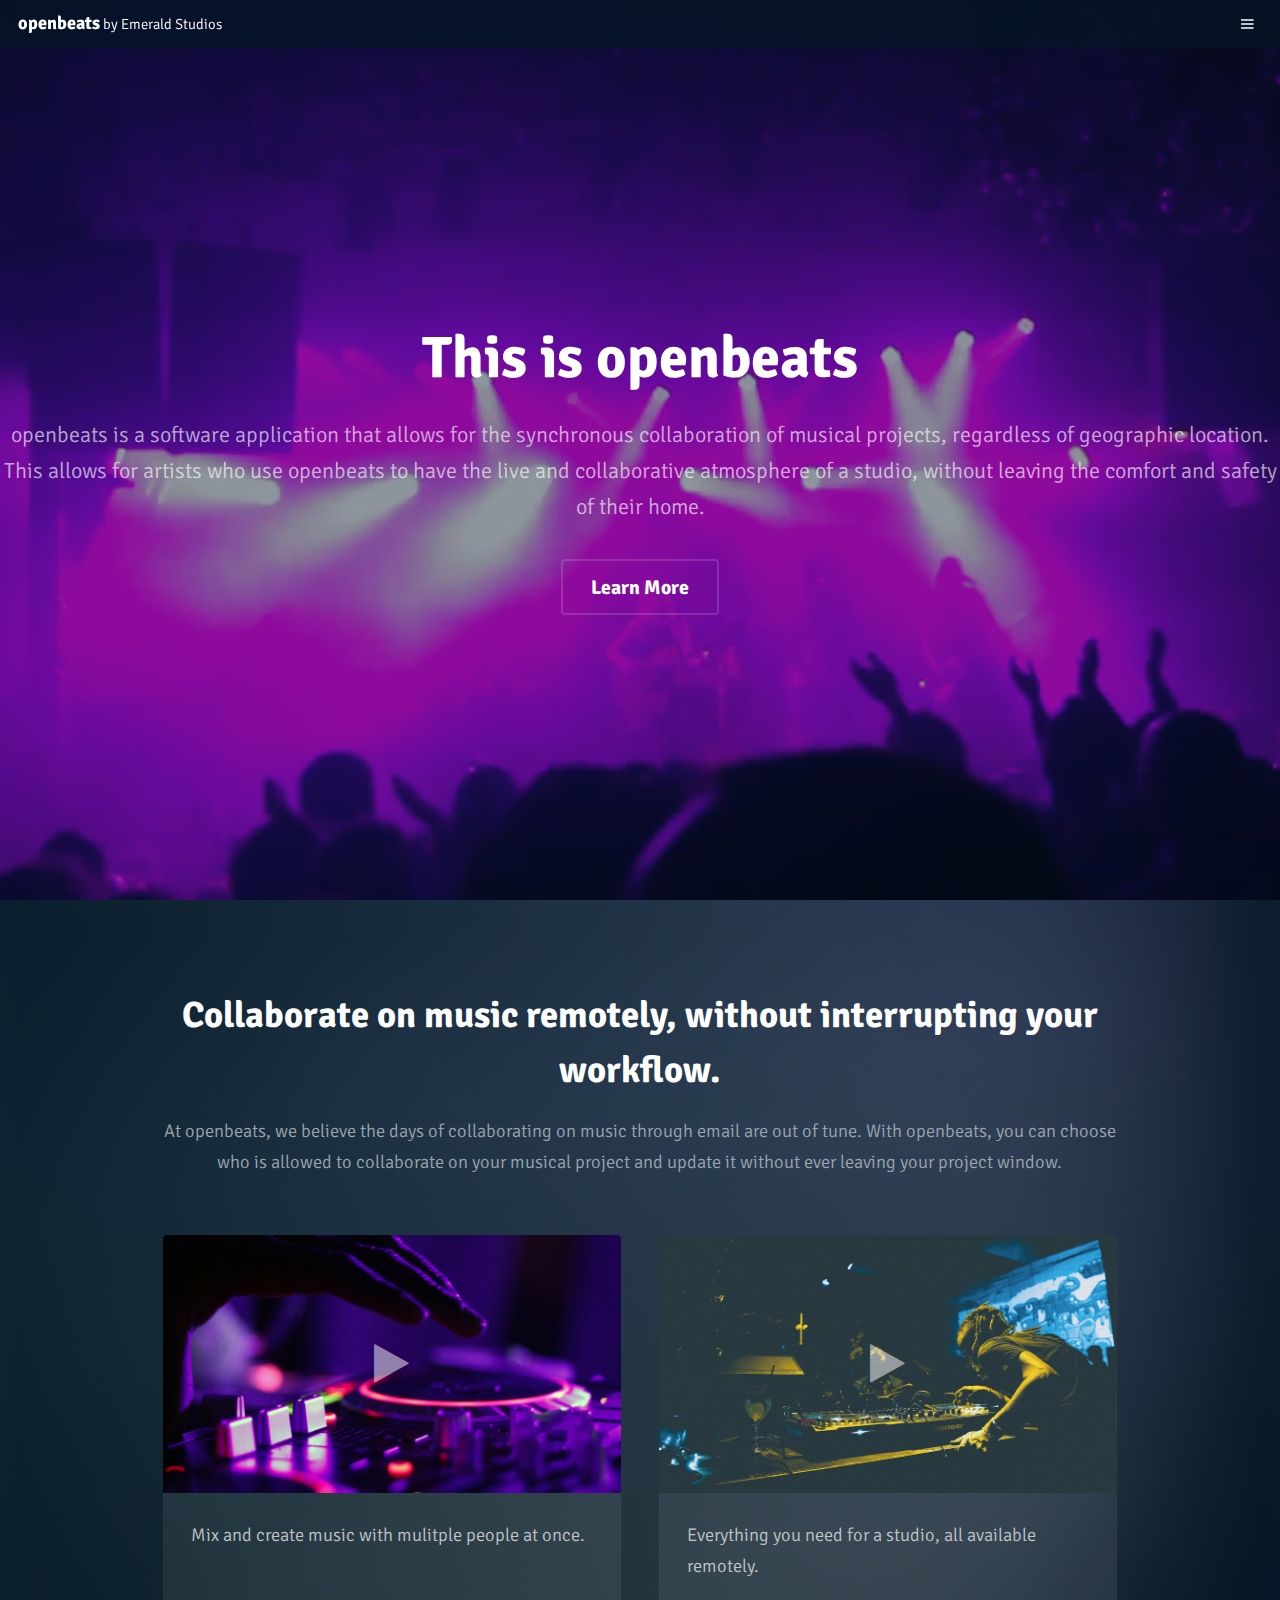
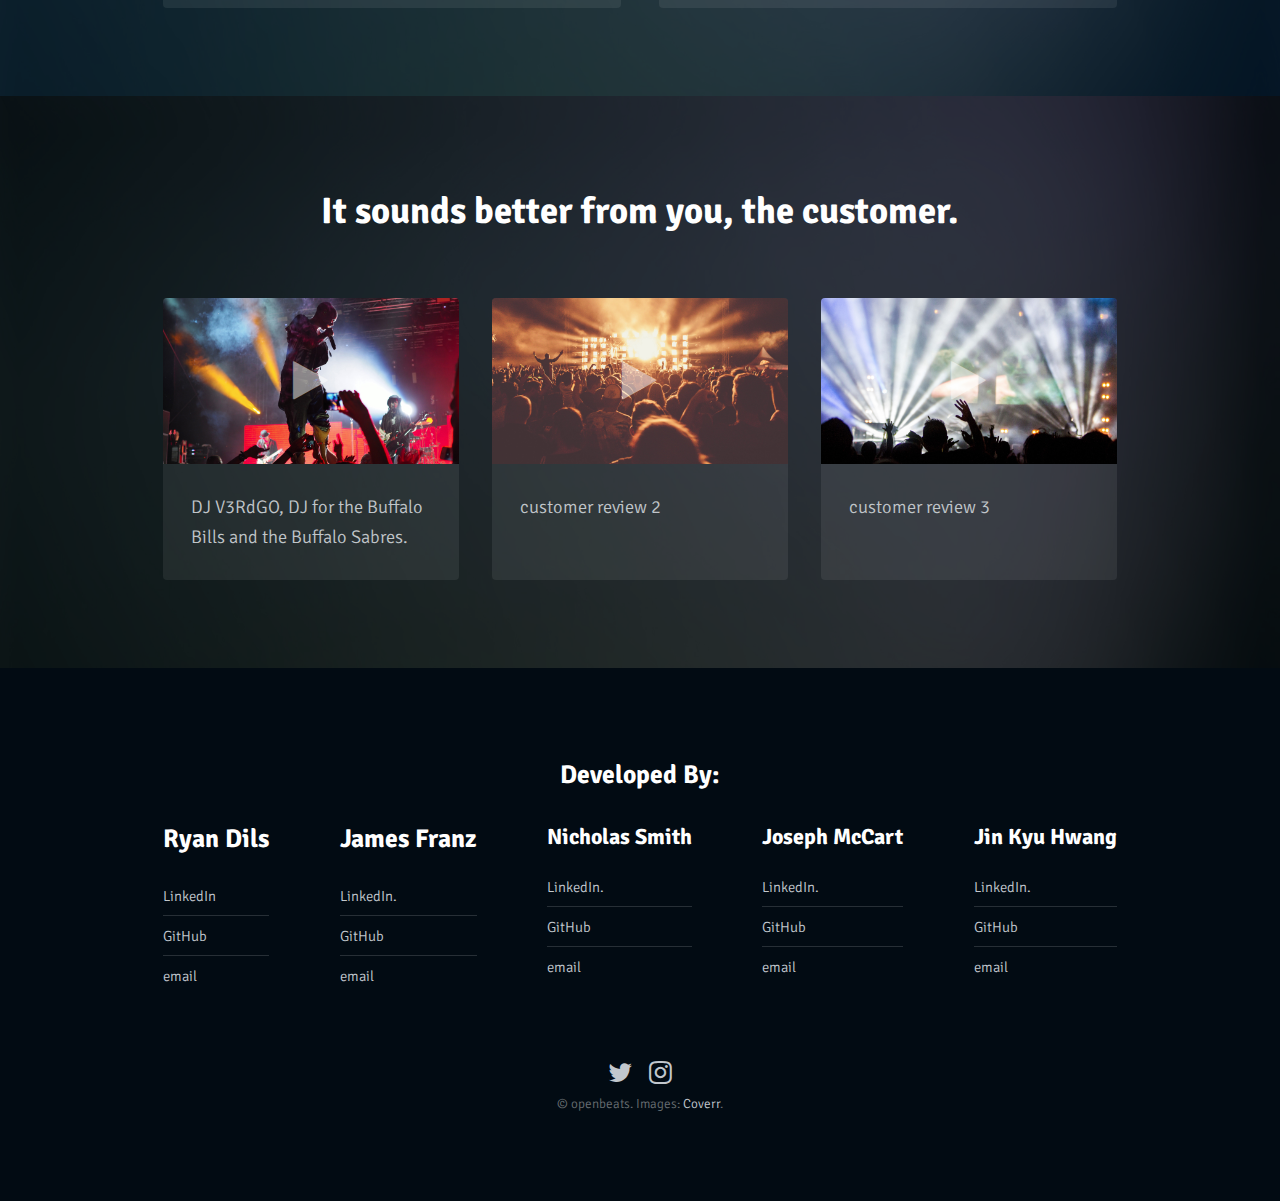
<file: templates/index.html>
<!DOCTYPE HTML>
<html>
	<head>
		<title>openbeats</title>
		<meta charset="utf-8" />
		<meta name="viewport" content="width=device-width, initial-scale=1" />
		<link rel="stylesheet" href="../static/assets/css/main.css" />
	</head>
	<body>

		<!-- Header -->
			<header id="header">
				<h1><a href="#">openbeats<span> by Emerald Studios</span></a></h1>
				<a href="#menu"></a>
			</header>

		<!-- Nav -->
			<nav id="menu">
				<ul class="links">
					<li><a href="index.html">Home</a></li>
					<li><a href="generic.html">Generic</a></li>
					<li><a href="about.html">Elements</a></li>
				</ul>
			</nav>

			<!-- Banner -->
			<!--
				To use a video as your background, set data-video to the name of your video without
				its extension (eg. images/banner). Your video must be available in both .mp4 and .webm
				formats to work correctly.
			-->
				<section id="banner" data-video="images/banner">
					<div class="inner">
						<header>
							<h1>This is openbeats</h1>

                            <p>openbeats is a software application that allows for the synchronous collaboration of musical projects, regardless of geographic location.<br />
                            This allows for artists who use openbeats to have the live and collaborative atmosphere of a studio, without leaving the comfort and safety of their home.</p>
						</header>
						<a href="#main" class="button big alt scrolly">Learn More</a>
					</div>

				</section>

		<!-- Main -->
			<div id="main">

			<!-- One -->
				<section class="wrapper style1">
					<div class="inner">
						<header class="align-center">
							<h2>Collaborate on music remotely, without interrupting your workflow.</h2>
                            <p>At openbeats, we believe the days of collaborating on music through email are out of tune. With openbeats, you can choose who is allowed to collaborate on your musical project and update it without ever leaving your project window.</p>
						</header>
						<!-- 2 Column Video Section -->
							<div class="flex flex-2">
								<div class="video col">
									<div class="image fit">
										<img src="../static/images/turntable.jpg" alt="" />
										<div class="arrow">
											<div class="icon fa-play"></div>
										</div>
									</div>
									<p class="caption">
									    Mix and create music with mulitple people at once.
									</p>
									<a href="generic.html" class="link"><span>Click Me</span></a>
								</div>
								<div class="video col">
									<div class="image fit">
										<img src="../static/images/mixing-producer-in-studio.jpg" alt="" />
										<div class="arrow">
											<div class="icon fa-play"></div>
										</div>
									</div>
									<p class="caption">
									    Everything you need for a studio, all available remotely.
									</p>
									<a href="generic.html" class="link"><span>Click Me</span></a>
								</div>
							</div>
					</div>
				</section>

			<!-- Two -->
				<section class="wrapper ">
					<div class="inner">
						<header class="align-center">
							<h2>It sounds better from you, the customer.</h2>
						</header>

						<!-- 3 Column Video Section -->
							<div class="flex flex-3">
								<div class="video col">
									<div class="image fit">
										<img src="../static/images/bald-man-singing.jpg" alt="" />
										<div class="arrow">
											<div class="icon fa-play"></div>
										</div>
									</div>
									<p class="caption">
									    DJ V3RdGO, DJ for the Buffalo Bills and the Buffalo Sabres.
									</p>
									<a href="generic.html" class="link"><span>Click Me</span></a>
								</div>
								<div class="video col">
									<div class="image fit">
										<img src="../static/images/customer-review-2.jpg" alt="" />
										<div class="arrow">
											<div class="icon fa-play"></div>
										</div>
									</div>
									<p class="caption">
										customer review 2
									</p>
									<a href="generic.html" class="link"><span>Click Me</span></a>
								</div>
								<div class="video col">
									<div class="image fit">
										<img src="../static/images/customer-review-3.jpg" alt="" />
										<div class="arrow">
											<div class="icon fa-play"></div>
										</div>
									</div>
									<p class="caption">
										customer review 3
									</p>
									<a href="generic.html" class="link"><span>Click Me</span></a>
								</div>
							</div>
					</div>
				</section>

			</div>

		<!-- Footer -->
			<footer id="footer">
				<div class="inner">

                    <header class="align-center">
                        <h3>Developed By:</h3>
                    </header>
					<div class="flex flex-5">

						<div class="col">
							<h3>Ryan Dils</h3>
							<ul class="alt">
								<li><a href="#">LinkedIn</a></li>
								<li><a href="#">GitHub</a></li>
                                <li><a href="#">email</a></li>
							</ul>
						</div>

						<div class="col">
							<h3>James Franz</h3>
							<ul class="alt">
                                <li><a href="#">LinkedIn.</a></li>
                                <li><a href="#">GitHub</a></li>
                                <li><a href="#">email</a></li>
							</ul>
						</div>

						<div class="col">
							<h4>Nicholas Smith</h4>
							<ul class="alt">
                                <li><a href="#">LinkedIn.</a></li>
                                <li><a href="#">GitHub</a></li>
                                <li><a href="#">email</a></li>
							</ul>
						</div>

                        <div class="col">
							<h4>Joseph McCart</h4>
							<ul class="alt">
                                <li><a href="#">LinkedIn.</a></li>
                                <li><a href="#">GitHub</a></li>
                                <li><a href="#">email</a></li>
							</ul>
						</div>

                        <div class="col">
							<h4>Jin Kyu Hwang</h4>
							<ul class="alt">
                                <li><a href="#">LinkedIn.</a></li>
                                <li><a href="#">GitHub</a></li>
                                <li><a href="#">email</a></li>
							</ul>
						</div>

					</div>
				</div>
				<div class="copyright">
					<ul class="icons">
						<li><a href="https://www.instagram.com/openbeats_llc" class="icon fa-twitter"><span class="label">Twitter</span></a></li>
						<li><a href="https://www.instagram.com/openbeats_llc" class="icon fa-instagram"><span class="label">Instagram</span></a></li>
					</ul>
					&copy; openbeats. Images: <a href="https://unsplash.com">Coverr</a>.
				</div>
			</footer>

		<!-- Scripts -->
			<script src="../static/assets/js/jquery.min.js"></script>
			<script src="../static/assets/js/jquery.scrolly.min.js"></script>
			<script src="../static/assets/js/skel.min.js"></script>
			<script src="../static/assets/js/util.js"></script>
			<script src="../static/assets/js/main.js"></script>

	</body>
</html>
</file>
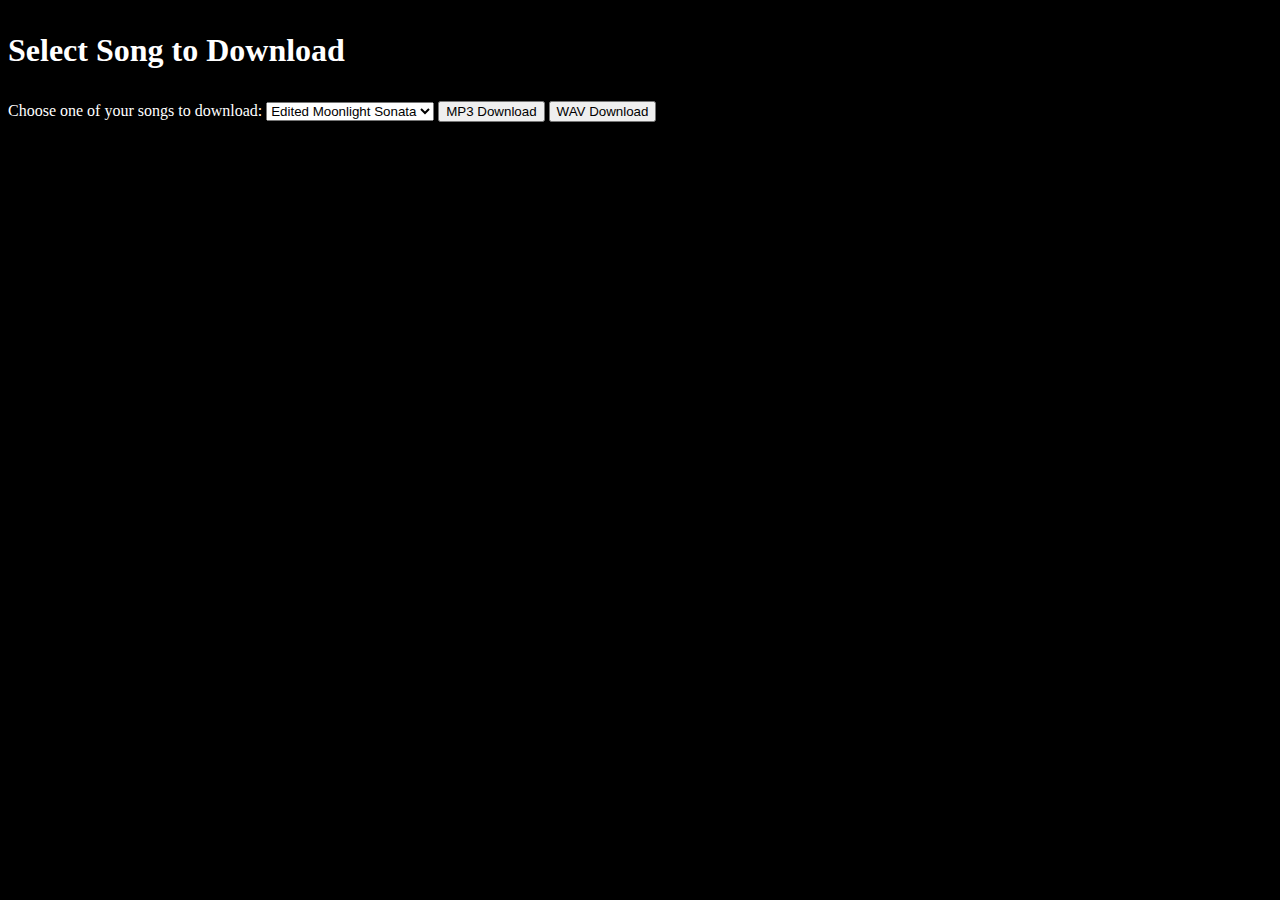
<file: download songs.html>
<!DOCTYPE html>

<html>

<head>

<title>Song Downloads</title>

<link rel=”stylesheet” href=”style.css”>

</head>
<body style="background-color:black">

<h1><p style="color:white;">Select Song to Download


</p></h1>
<label for="Your songs" style="color:white;"> Choose one of your songs to download:</label>
<select name="Your songs" id="Your songs">
	<option value="first song">Edited Moonlight Sonata</option>
	<option value="second song">Original Boppin' Hit</option>
	<option value="third song">Fur Elise</option>
</select>


<button type="button">
	MP3 Download
</button>
<button type="button">
	WAV Download
</button>
</body>

</html>
</file>
<file: static/assets/css/main.css>
@charset "UTF-8";
@import url(font-awesome.min.css);
@import url("https://fonts.googleapis.com/css?family=Signika:300,700");

/*
	Broadcast by TEMPLATED
	templated.co @templatedco
	Released for free under the Creative Commons Attribution 3.0 license (templated.co/license)
*/

/* Reset */

	html, body, div, span, applet, object, iframe, h1, h2, h3, h4, h5, h6, p, blockquote, pre, a, abbr, acronym, address, big, cite, code, del, dfn, em, img, ins, kbd, q, s, samp, small, strike, strong, sub, sup, tt, var, b, u, i, center, dl, dt, dd, ol, ul, li, fieldset, form, label, legend, table, caption, tbody, tfoot, thead, tr, th, td, article, aside, canvas, details, embed, figure, figcaption, footer, header, hgroup, menu, nav, output, ruby, section, summary, time, mark, audio, video {
		margin: 0;
		padding: 0;
		border: 0;
		font-size: 100%;
		font: inherit;
		vertical-align: baseline;
	}

	article, aside, details, figcaption, figure, footer, header, hgroup, menu, nav, section {
		display: block;
	}

	body {
		line-height: 1;
	}

	ol, ul {
		list-style: none;
	}

	blockquote, q {
		quotes: none;
	}

	blockquote:before, blockquote:after, q:before, q:after {
		content: '';
		content: none;
	}

	table {
		border-collapse: collapse;
		border-spacing: 0;
	}

	body {
		-webkit-text-size-adjust: none;
	}

/* Box Model */

	*, *:before, *:after {
		-moz-box-sizing: border-box;
		-webkit-box-sizing: border-box;
		box-sizing: border-box;
	}

/* Containers */

	.container {
		margin-left: auto;
		margin-right: auto;
	}

	.container.\31 25\25 {
		width: 100%;
		max-width: 100em;
		min-width: 80em;
	}

	.container.\37 5\25 {
		width: 60em;
	}

	.container.\35 0\25 {
		width: 40em;
	}

	.container.\32 5\25 {
		width: 20em;
	}

	.container {
		width: 80em;
	}

	@media screen and (max-width: 1680px) {

		.container.\31 25\25 {
			width: 100%;
			max-width: 100em;
			min-width: 80em;
		}

		.container.\37 5\25 {
			width: 60em;
		}

		.container.\35 0\25 {
			width: 40em;
		}

		.container.\32 5\25 {
			width: 20em;
		}

		.container {
			width: 80em;
		}

	}

	@media screen and (max-width: 1280px) {

		.container.\31 25\25 {
			width: 100%;
			max-width: 81.25em;
			min-width: 65em;
		}

		.container.\37 5\25 {
			width: 48.75em;
		}

		.container.\35 0\25 {
			width: 32.5em;
		}

		.container.\32 5\25 {
			width: 16.25em;
		}

		.container {
			width: 65em;
		}

	}

	@media screen and (max-width: 980px) {

		.container.\31 25\25 {
			width: 100%;
			max-width: 112.5%;
			min-width: 90%;
		}

		.container.\37 5\25 {
			width: 67.5%;
		}

		.container.\35 0\25 {
			width: 45%;
		}

		.container.\32 5\25 {
			width: 22.5%;
		}

		.container {
			width: 90%;
		}

	}

	@media screen and (max-width: 736px) {

		.container.\31 25\25 {
			width: 100%;
			max-width: 112.5%;
			min-width: 90%;
		}

		.container.\37 5\25 {
			width: 67.5%;
		}

		.container.\35 0\25 {
			width: 45%;
		}

		.container.\32 5\25 {
			width: 22.5%;
		}

		.container {
			width: 90% !important;
		}

	}

	@media screen and (max-width: 480px) {

		.container.\31 25\25 {
			width: 100%;
			max-width: 112.5%;
			min-width: 90%;
		}

		.container.\37 5\25 {
			width: 67.5%;
		}

		.container.\35 0\25 {
			width: 45%;
		}

		.container.\32 5\25 {
			width: 22.5%;
		}

		.container {
			width: 90% !important;
		}

	}

/* Grid */

	.row {
		border-bottom: solid 1px transparent;
		-moz-box-sizing: border-box;
		-webkit-box-sizing: border-box;
		box-sizing: border-box;
	}

	.row > * {
		float: left;
		-moz-box-sizing: border-box;
		-webkit-box-sizing: border-box;
		box-sizing: border-box;
	}

	.row:after, .row:before {
		content: '';
		display: block;
		clear: both;
		height: 0;
	}

	.row.uniform > * > :first-child {
		margin-top: 0;
	}

	.row.uniform > * > :last-child {
		margin-bottom: 0;
	}

	.row.\30 \25 > * {
		padding: 0 0 0 0em;
	}

	.row.\30 \25 {
		margin: 0 0 -1px 0em;
	}

	.row.uniform.\30 \25 > * {
		padding: 0em 0 0 0em;
	}

	.row.uniform.\30 \25 {
		margin: 0em 0 -1px 0em;
	}

	.row > * {
		padding: 0 0 0 2em;
	}

	.row {
		margin: 0 0 -1px -2em;
	}

	.row.uniform > * {
		padding: 2em 0 0 2em;
	}

	.row.uniform {
		margin: -2em 0 -1px -2em;
	}

	.row.\32 00\25 > * {
		padding: 0 0 0 4em;
	}

	.row.\32 00\25 {
		margin: 0 0 -1px -4em;
	}

	.row.uniform.\32 00\25 > * {
		padding: 4em 0 0 4em;
	}

	.row.uniform.\32 00\25 {
		margin: -4em 0 -1px -4em;
	}

	.row.\31 50\25 > * {
		padding: 0 0 0 3em;
	}

	.row.\31 50\25 {
		margin: 0 0 -1px -3em;
	}

	.row.uniform.\31 50\25 > * {
		padding: 3em 0 0 3em;
	}

	.row.uniform.\31 50\25 {
		margin: -3em 0 -1px -3em;
	}

	.row.\35 0\25 > * {
		padding: 0 0 0 1em;
	}

	.row.\35 0\25 {
		margin: 0 0 -1px -1em;
	}

	.row.uniform.\35 0\25 > * {
		padding: 1em 0 0 1em;
	}

	.row.uniform.\35 0\25 {
		margin: -1em 0 -1px -1em;
	}

	.row.\32 5\25 > * {
		padding: 0 0 0 0.5em;
	}

	.row.\32 5\25 {
		margin: 0 0 -1px -0.5em;
	}

	.row.uniform.\32 5\25 > * {
		padding: 0.5em 0 0 0.5em;
	}

	.row.uniform.\32 5\25 {
		margin: -0.5em 0 -1px -0.5em;
	}

	.\31 2u, .\31 2u\24 {
		width: 100%;
		clear: none;
		margin-left: 0;
	}

	.\31 1u, .\31 1u\24 {
		width: 91.6666666667%;
		clear: none;
		margin-left: 0;
	}

	.\31 0u, .\31 0u\24 {
		width: 83.3333333333%;
		clear: none;
		margin-left: 0;
	}

	.\39 u, .\39 u\24 {
		width: 75%;
		clear: none;
		margin-left: 0;
	}

	.\38 u, .\38 u\24 {
		width: 66.6666666667%;
		clear: none;
		margin-left: 0;
	}

	.\37 u, .\37 u\24 {
		width: 58.3333333333%;
		clear: none;
		margin-left: 0;
	}

	.\36 u, .\36 u\24 {
		width: 50%;
		clear: none;
		margin-left: 0;
	}

	.\35 u, .\35 u\24 {
		width: 41.6666666667%;
		clear: none;
		margin-left: 0;
	}

	.\34 u, .\34 u\24 {
		width: 33.3333333333%;
		clear: none;
		margin-left: 0;
	}

	.\33 u, .\33 u\24 {
		width: 25%;
		clear: none;
		margin-left: 0;
	}

	.\32 u, .\32 u\24 {
		width: 16.6666666667%;
		clear: none;
		margin-left: 0;
	}

	.\31 u, .\31 u\24 {
		width: 8.3333333333%;
		clear: none;
		margin-left: 0;
	}

	.\31 2u\24 + *,
	.\31 1u\24 + *,
	.\31 0u\24 + *,
	.\39 u\24 + *,
	.\38 u\24 + *,
	.\37 u\24 + *,
	.\36 u\24 + *,
	.\35 u\24 + *,
	.\34 u\24 + *,
	.\33 u\24 + *,
	.\32 u\24 + *,
	.\31 u\24 + * {
		clear: left;
	}

	.\-11u {
		margin-left: 91.66667%;
	}

	.\-10u {
		margin-left: 83.33333%;
	}

	.\-9u {
		margin-left: 75%;
	}

	.\-8u {
		margin-left: 66.66667%;
	}

	.\-7u {
		margin-left: 58.33333%;
	}

	.\-6u {
		margin-left: 50%;
	}

	.\-5u {
		margin-left: 41.66667%;
	}

	.\-4u {
		margin-left: 33.33333%;
	}

	.\-3u {
		margin-left: 25%;
	}

	.\-2u {
		margin-left: 16.66667%;
	}

	.\-1u {
		margin-left: 8.33333%;
	}

	@media screen and (max-width: 1680px) {

		.row > * {
			padding: 0 0 0 2em;
		}

		.row {
			margin: 0 0 -1px -2em;
		}

		.row.uniform > * {
			padding: 2em 0 0 2em;
		}

		.row.uniform {
			margin: -2em 0 -1px -2em;
		}

		.row.\32 00\25 > * {
			padding: 0 0 0 4em;
		}

		.row.\32 00\25 {
			margin: 0 0 -1px -4em;
		}

		.row.uniform.\32 00\25 > * {
			padding: 4em 0 0 4em;
		}

		.row.uniform.\32 00\25 {
			margin: -4em 0 -1px -4em;
		}

		.row.\31 50\25 > * {
			padding: 0 0 0 3em;
		}

		.row.\31 50\25 {
			margin: 0 0 -1px -3em;
		}

		.row.uniform.\31 50\25 > * {
			padding: 3em 0 0 3em;
		}

		.row.uniform.\31 50\25 {
			margin: -3em 0 -1px -3em;
		}

		.row.\35 0\25 > * {
			padding: 0 0 0 1em;
		}

		.row.\35 0\25 {
			margin: 0 0 -1px -1em;
		}

		.row.uniform.\35 0\25 > * {
			padding: 1em 0 0 1em;
		}

		.row.uniform.\35 0\25 {
			margin: -1em 0 -1px -1em;
		}

		.row.\32 5\25 > * {
			padding: 0 0 0 0.5em;
		}

		.row.\32 5\25 {
			margin: 0 0 -1px -0.5em;
		}

		.row.uniform.\32 5\25 > * {
			padding: 0.5em 0 0 0.5em;
		}

		.row.uniform.\32 5\25 {
			margin: -0.5em 0 -1px -0.5em;
		}

		.\31 2u\28xlarge\29, .\31 2u\24\28xlarge\29 {
			width: 100%;
			clear: none;
			margin-left: 0;
		}

		.\31 1u\28xlarge\29, .\31 1u\24\28xlarge\29 {
			width: 91.6666666667%;
			clear: none;
			margin-left: 0;
		}

		.\31 0u\28xlarge\29, .\31 0u\24\28xlarge\29 {
			width: 83.3333333333%;
			clear: none;
			margin-left: 0;
		}

		.\39 u\28xlarge\29, .\39 u\24\28xlarge\29 {
			width: 75%;
			clear: none;
			margin-left: 0;
		}

		.\38 u\28xlarge\29, .\38 u\24\28xlarge\29 {
			width: 66.6666666667%;
			clear: none;
			margin-left: 0;
		}

		.\37 u\28xlarge\29, .\37 u\24\28xlarge\29 {
			width: 58.3333333333%;
			clear: none;
			margin-left: 0;
		}

		.\36 u\28xlarge\29, .\36 u\24\28xlarge\29 {
			width: 50%;
			clear: none;
			margin-left: 0;
		}

		.\35 u\28xlarge\29, .\35 u\24\28xlarge\29 {
			width: 41.6666666667%;
			clear: none;
			margin-left: 0;
		}

		.\34 u\28xlarge\29, .\34 u\24\28xlarge\29 {
			width: 33.3333333333%;
			clear: none;
			margin-left: 0;
		}

		.\33 u\28xlarge\29, .\33 u\24\28xlarge\29 {
			width: 25%;
			clear: none;
			margin-left: 0;
		}

		.\32 u\28xlarge\29, .\32 u\24\28xlarge\29 {
			width: 16.6666666667%;
			clear: none;
			margin-left: 0;
		}

		.\31 u\28xlarge\29, .\31 u\24\28xlarge\29 {
			width: 8.3333333333%;
			clear: none;
			margin-left: 0;
		}

		.\31 2u\24\28xlarge\29 + *,
		.\31 1u\24\28xlarge\29 + *,
		.\31 0u\24\28xlarge\29 + *,
		.\39 u\24\28xlarge\29 + *,
		.\38 u\24\28xlarge\29 + *,
		.\37 u\24\28xlarge\29 + *,
		.\36 u\24\28xlarge\29 + *,
		.\35 u\24\28xlarge\29 + *,
		.\34 u\24\28xlarge\29 + *,
		.\33 u\24\28xlarge\29 + *,
		.\32 u\24\28xlarge\29 + *,
		.\31 u\24\28xlarge\29 + * {
			clear: left;
		}

		.\-11u\28xlarge\29 {
			margin-left: 91.66667%;
		}

		.\-10u\28xlarge\29 {
			margin-left: 83.33333%;
		}

		.\-9u\28xlarge\29 {
			margin-left: 75%;
		}

		.\-8u\28xlarge\29 {
			margin-left: 66.66667%;
		}

		.\-7u\28xlarge\29 {
			margin-left: 58.33333%;
		}

		.\-6u\28xlarge\29 {
			margin-left: 50%;
		}

		.\-5u\28xlarge\29 {
			margin-left: 41.66667%;
		}

		.\-4u\28xlarge\29 {
			margin-left: 33.33333%;
		}

		.\-3u\28xlarge\29 {
			margin-left: 25%;
		}

		.\-2u\28xlarge\29 {
			margin-left: 16.66667%;
		}

		.\-1u\28xlarge\29 {
			margin-left: 8.33333%;
		}

	}

	@media screen and (max-width: 1280px) {

		.row > * {
			padding: 0 0 0 1.5em;
		}

		.row {
			margin: 0 0 -1px -1.5em;
		}

		.row.uniform > * {
			padding: 1.5em 0 0 1.5em;
		}

		.row.uniform {
			margin: -1.5em 0 -1px -1.5em;
		}

		.row.\32 00\25 > * {
			padding: 0 0 0 3em;
		}

		.row.\32 00\25 {
			margin: 0 0 -1px -3em;
		}

		.row.uniform.\32 00\25 > * {
			padding: 3em 0 0 3em;
		}

		.row.uniform.\32 00\25 {
			margin: -3em 0 -1px -3em;
		}

		.row.\31 50\25 > * {
			padding: 0 0 0 2.25em;
		}

		.row.\31 50\25 {
			margin: 0 0 -1px -2.25em;
		}

		.row.uniform.\31 50\25 > * {
			padding: 2.25em 0 0 2.25em;
		}

		.row.uniform.\31 50\25 {
			margin: -2.25em 0 -1px -2.25em;
		}

		.row.\35 0\25 > * {
			padding: 0 0 0 0.75em;
		}

		.row.\35 0\25 {
			margin: 0 0 -1px -0.75em;
		}

		.row.uniform.\35 0\25 > * {
			padding: 0.75em 0 0 0.75em;
		}

		.row.uniform.\35 0\25 {
			margin: -0.75em 0 -1px -0.75em;
		}

		.row.\32 5\25 > * {
			padding: 0 0 0 0.375em;
		}

		.row.\32 5\25 {
			margin: 0 0 -1px -0.375em;
		}

		.row.uniform.\32 5\25 > * {
			padding: 0.375em 0 0 0.375em;
		}

		.row.uniform.\32 5\25 {
			margin: -0.375em 0 -1px -0.375em;
		}

		.\31 2u\28large\29, .\31 2u\24\28large\29 {
			width: 100%;
			clear: none;
			margin-left: 0;
		}

		.\31 1u\28large\29, .\31 1u\24\28large\29 {
			width: 91.6666666667%;
			clear: none;
			margin-left: 0;
		}

		.\31 0u\28large\29, .\31 0u\24\28large\29 {
			width: 83.3333333333%;
			clear: none;
			margin-left: 0;
		}

		.\39 u\28large\29, .\39 u\24\28large\29 {
			width: 75%;
			clear: none;
			margin-left: 0;
		}

		.\38 u\28large\29, .\38 u\24\28large\29 {
			width: 66.6666666667%;
			clear: none;
			margin-left: 0;
		}

		.\37 u\28large\29, .\37 u\24\28large\29 {
			width: 58.3333333333%;
			clear: none;
			margin-left: 0;
		}

		.\36 u\28large\29, .\36 u\24\28large\29 {
			width: 50%;
			clear: none;
			margin-left: 0;
		}

		.\35 u\28large\29, .\35 u\24\28large\29 {
			width: 41.6666666667%;
			clear: none;
			margin-left: 0;
		}

		.\34 u\28large\29, .\34 u\24\28large\29 {
			width: 33.3333333333%;
			clear: none;
			margin-left: 0;
		}

		.\33 u\28large\29, .\33 u\24\28large\29 {
			width: 25%;
			clear: none;
			margin-left: 0;
		}

		.\32 u\28large\29, .\32 u\24\28large\29 {
			width: 16.6666666667%;
			clear: none;
			margin-left: 0;
		}

		.\31 u\28large\29, .\31 u\24\28large\29 {
			width: 8.3333333333%;
			clear: none;
			margin-left: 0;
		}

		.\31 2u\24\28large\29 + *,
		.\31 1u\24\28large\29 + *,
		.\31 0u\24\28large\29 + *,
		.\39 u\24\28large\29 + *,
		.\38 u\24\28large\29 + *,
		.\37 u\24\28large\29 + *,
		.\36 u\24\28large\29 + *,
		.\35 u\24\28large\29 + *,
		.\34 u\24\28large\29 + *,
		.\33 u\24\28large\29 + *,
		.\32 u\24\28large\29 + *,
		.\31 u\24\28large\29 + * {
			clear: left;
		}

		.\-11u\28large\29 {
			margin-left: 91.66667%;
		}

		.\-10u\28large\29 {
			margin-left: 83.33333%;
		}

		.\-9u\28large\29 {
			margin-left: 75%;
		}

		.\-8u\28large\29 {
			margin-left: 66.66667%;
		}

		.\-7u\28large\29 {
			margin-left: 58.33333%;
		}

		.\-6u\28large\29 {
			margin-left: 50%;
		}

		.\-5u\28large\29 {
			margin-left: 41.66667%;
		}

		.\-4u\28large\29 {
			margin-left: 33.33333%;
		}

		.\-3u\28large\29 {
			margin-left: 25%;
		}

		.\-2u\28large\29 {
			margin-left: 16.66667%;
		}

		.\-1u\28large\29 {
			margin-left: 8.33333%;
		}

	}

	@media screen and (max-width: 980px) {

		.row > * {
			padding: 0 0 0 1.5em;
		}

		.row {
			margin: 0 0 -1px -1.5em;
		}

		.row.uniform > * {
			padding: 1.5em 0 0 1.5em;
		}

		.row.uniform {
			margin: -1.5em 0 -1px -1.5em;
		}

		.row.\32 00\25 > * {
			padding: 0 0 0 3em;
		}

		.row.\32 00\25 {
			margin: 0 0 -1px -3em;
		}

		.row.uniform.\32 00\25 > * {
			padding: 3em 0 0 3em;
		}

		.row.uniform.\32 00\25 {
			margin: -3em 0 -1px -3em;
		}

		.row.\31 50\25 > * {
			padding: 0 0 0 2.25em;
		}

		.row.\31 50\25 {
			margin: 0 0 -1px -2.25em;
		}

		.row.uniform.\31 50\25 > * {
			padding: 2.25em 0 0 2.25em;
		}

		.row.uniform.\31 50\25 {
			margin: -2.25em 0 -1px -2.25em;
		}

		.row.\35 0\25 > * {
			padding: 0 0 0 0.75em;
		}

		.row.\35 0\25 {
			margin: 0 0 -1px -0.75em;
		}

		.row.uniform.\35 0\25 > * {
			padding: 0.75em 0 0 0.75em;
		}

		.row.uniform.\35 0\25 {
			margin: -0.75em 0 -1px -0.75em;
		}

		.row.\32 5\25 > * {
			padding: 0 0 0 0.375em;
		}

		.row.\32 5\25 {
			margin: 0 0 -1px -0.375em;
		}

		.row.uniform.\32 5\25 > * {
			padding: 0.375em 0 0 0.375em;
		}

		.row.uniform.\32 5\25 {
			margin: -0.375em 0 -1px -0.375em;
		}

		.\31 2u\28medium\29, .\31 2u\24\28medium\29 {
			width: 100%;
			clear: none;
			margin-left: 0;
		}

		.\31 1u\28medium\29, .\31 1u\24\28medium\29 {
			width: 91.6666666667%;
			clear: none;
			margin-left: 0;
		}

		.\31 0u\28medium\29, .\31 0u\24\28medium\29 {
			width: 83.3333333333%;
			clear: none;
			margin-left: 0;
		}

		.\39 u\28medium\29, .\39 u\24\28medium\29 {
			width: 75%;
			clear: none;
			margin-left: 0;
		}

		.\38 u\28medium\29, .\38 u\24\28medium\29 {
			width: 66.6666666667%;
			clear: none;
			margin-left: 0;
		}

		.\37 u\28medium\29, .\37 u\24\28medium\29 {
			width: 58.3333333333%;
			clear: none;
			margin-left: 0;
		}

		.\36 u\28medium\29, .\36 u\24\28medium\29 {
			width: 50%;
			clear: none;
			margin-left: 0;
		}

		.\35 u\28medium\29, .\35 u\24\28medium\29 {
			width: 41.6666666667%;
			clear: none;
			margin-left: 0;
		}

		.\34 u\28medium\29, .\34 u\24\28medium\29 {
			width: 33.3333333333%;
			clear: none;
			margin-left: 0;
		}

		.\33 u\28medium\29, .\33 u\24\28medium\29 {
			width: 25%;
			clear: none;
			margin-left: 0;
		}

		.\32 u\28medium\29, .\32 u\24\28medium\29 {
			width: 16.6666666667%;
			clear: none;
			margin-left: 0;
		}

		.\31 u\28medium\29, .\31 u\24\28medium\29 {
			width: 8.3333333333%;
			clear: none;
			margin-left: 0;
		}

		.\31 2u\24\28medium\29 + *,
		.\31 1u\24\28medium\29 + *,
		.\31 0u\24\28medium\29 + *,
		.\39 u\24\28medium\29 + *,
		.\38 u\24\28medium\29 + *,
		.\37 u\24\28medium\29 + *,
		.\36 u\24\28medium\29 + *,
		.\35 u\24\28medium\29 + *,
		.\34 u\24\28medium\29 + *,
		.\33 u\24\28medium\29 + *,
		.\32 u\24\28medium\29 + *,
		.\31 u\24\28medium\29 + * {
			clear: left;
		}

		.\-11u\28medium\29 {
			margin-left: 91.66667%;
		}

		.\-10u\28medium\29 {
			margin-left: 83.33333%;
		}

		.\-9u\28medium\29 {
			margin-left: 75%;
		}

		.\-8u\28medium\29 {
			margin-left: 66.66667%;
		}

		.\-7u\28medium\29 {
			margin-left: 58.33333%;
		}

		.\-6u\28medium\29 {
			margin-left: 50%;
		}

		.\-5u\28medium\29 {
			margin-left: 41.66667%;
		}

		.\-4u\28medium\29 {
			margin-left: 33.33333%;
		}

		.\-3u\28medium\29 {
			margin-left: 25%;
		}

		.\-2u\28medium\29 {
			margin-left: 16.66667%;
		}

		.\-1u\28medium\29 {
			margin-left: 8.33333%;
		}

	}

	@media screen and (max-width: 736px) {

		.row > * {
			padding: 0 0 0 1.25em;
		}

		.row {
			margin: 0 0 -1px -1.25em;
		}

		.row.uniform > * {
			padding: 1.25em 0 0 1.25em;
		}

		.row.uniform {
			margin: -1.25em 0 -1px -1.25em;
		}

		.row.\32 00\25 > * {
			padding: 0 0 0 2.5em;
		}

		.row.\32 00\25 {
			margin: 0 0 -1px -2.5em;
		}

		.row.uniform.\32 00\25 > * {
			padding: 2.5em 0 0 2.5em;
		}

		.row.uniform.\32 00\25 {
			margin: -2.5em 0 -1px -2.5em;
		}

		.row.\31 50\25 > * {
			padding: 0 0 0 1.875em;
		}

		.row.\31 50\25 {
			margin: 0 0 -1px -1.875em;
		}

		.row.uniform.\31 50\25 > * {
			padding: 1.875em 0 0 1.875em;
		}

		.row.uniform.\31 50\25 {
			margin: -1.875em 0 -1px -1.875em;
		}

		.row.\35 0\25 > * {
			padding: 0 0 0 0.625em;
		}

		.row.\35 0\25 {
			margin: 0 0 -1px -0.625em;
		}

		.row.uniform.\35 0\25 > * {
			padding: 0.625em 0 0 0.625em;
		}

		.row.uniform.\35 0\25 {
			margin: -0.625em 0 -1px -0.625em;
		}

		.row.\32 5\25 > * {
			padding: 0 0 0 0.3125em;
		}

		.row.\32 5\25 {
			margin: 0 0 -1px -0.3125em;
		}

		.row.uniform.\32 5\25 > * {
			padding: 0.3125em 0 0 0.3125em;
		}

		.row.uniform.\32 5\25 {
			margin: -0.3125em 0 -1px -0.3125em;
		}

		.\31 2u\28small\29, .\31 2u\24\28small\29 {
			width: 100%;
			clear: none;
			margin-left: 0;
		}

		.\31 1u\28small\29, .\31 1u\24\28small\29 {
			width: 91.6666666667%;
			clear: none;
			margin-left: 0;
		}

		.\31 0u\28small\29, .\31 0u\24\28small\29 {
			width: 83.3333333333%;
			clear: none;
			margin-left: 0;
		}

		.\39 u\28small\29, .\39 u\24\28small\29 {
			width: 75%;
			clear: none;
			margin-left: 0;
		}

		.\38 u\28small\29, .\38 u\24\28small\29 {
			width: 66.6666666667%;
			clear: none;
			margin-left: 0;
		}

		.\37 u\28small\29, .\37 u\24\28small\29 {
			width: 58.3333333333%;
			clear: none;
			margin-left: 0;
		}

		.\36 u\28small\29, .\36 u\24\28small\29 {
			width: 50%;
			clear: none;
			margin-left: 0;
		}

		.\35 u\28small\29, .\35 u\24\28small\29 {
			width: 41.6666666667%;
			clear: none;
			margin-left: 0;
		}

		.\34 u\28small\29, .\34 u\24\28small\29 {
			width: 33.3333333333%;
			clear: none;
			margin-left: 0;
		}

		.\33 u\28small\29, .\33 u\24\28small\29 {
			width: 25%;
			clear: none;
			margin-left: 0;
		}

		.\32 u\28small\29, .\32 u\24\28small\29 {
			width: 16.6666666667%;
			clear: none;
			margin-left: 0;
		}

		.\31 u\28small\29, .\31 u\24\28small\29 {
			width: 8.3333333333%;
			clear: none;
			margin-left: 0;
		}

		.\31 2u\24\28small\29 + *,
		.\31 1u\24\28small\29 + *,
		.\31 0u\24\28small\29 + *,
		.\39 u\24\28small\29 + *,
		.\38 u\24\28small\29 + *,
		.\37 u\24\28small\29 + *,
		.\36 u\24\28small\29 + *,
		.\35 u\24\28small\29 + *,
		.\34 u\24\28small\29 + *,
		.\33 u\24\28small\29 + *,
		.\32 u\24\28small\29 + *,
		.\31 u\24\28small\29 + * {
			clear: left;
		}

		.\-11u\28small\29 {
			margin-left: 91.66667%;
		}

		.\-10u\28small\29 {
			margin-left: 83.33333%;
		}

		.\-9u\28small\29 {
			margin-left: 75%;
		}

		.\-8u\28small\29 {
			margin-left: 66.66667%;
		}

		.\-7u\28small\29 {
			margin-left: 58.33333%;
		}

		.\-6u\28small\29 {
			margin-left: 50%;
		}

		.\-5u\28small\29 {
			margin-left: 41.66667%;
		}

		.\-4u\28small\29 {
			margin-left: 33.33333%;
		}

		.\-3u\28small\29 {
			margin-left: 25%;
		}

		.\-2u\28small\29 {
			margin-left: 16.66667%;
		}

		.\-1u\28small\29 {
			margin-left: 8.33333%;
		}

	}

	@media screen and (max-width: 480px) {

		.row > * {
			padding: 0 0 0 1.25em;
		}

		.row {
			margin: 0 0 -1px -1.25em;
		}

		.row.uniform > * {
			padding: 1.25em 0 0 1.25em;
		}

		.row.uniform {
			margin: -1.25em 0 -1px -1.25em;
		}

		.row.\32 00\25 > * {
			padding: 0 0 0 2.5em;
		}

		.row.\32 00\25 {
			margin: 0 0 -1px -2.5em;
		}

		.row.uniform.\32 00\25 > * {
			padding: 2.5em 0 0 2.5em;
		}

		.row.uniform.\32 00\25 {
			margin: -2.5em 0 -1px -2.5em;
		}

		.row.\31 50\25 > * {
			padding: 0 0 0 1.875em;
		}

		.row.\31 50\25 {
			margin: 0 0 -1px -1.875em;
		}

		.row.uniform.\31 50\25 > * {
			padding: 1.875em 0 0 1.875em;
		}

		.row.uniform.\31 50\25 {
			margin: -1.875em 0 -1px -1.875em;
		}

		.row.\35 0\25 > * {
			padding: 0 0 0 0.625em;
		}

		.row.\35 0\25 {
			margin: 0 0 -1px -0.625em;
		}

		.row.uniform.\35 0\25 > * {
			padding: 0.625em 0 0 0.625em;
		}

		.row.uniform.\35 0\25 {
			margin: -0.625em 0 -1px -0.625em;
		}

		.row.\32 5\25 > * {
			padding: 0 0 0 0.3125em;
		}

		.row.\32 5\25 {
			margin: 0 0 -1px -0.3125em;
		}

		.row.uniform.\32 5\25 > * {
			padding: 0.3125em 0 0 0.3125em;
		}

		.row.uniform.\32 5\25 {
			margin: -0.3125em 0 -1px -0.3125em;
		}

		.\31 2u\28xsmall\29, .\31 2u\24\28xsmall\29 {
			width: 100%;
			clear: none;
			margin-left: 0;
		}

		.\31 1u\28xsmall\29, .\31 1u\24\28xsmall\29 {
			width: 91.6666666667%;
			clear: none;
			margin-left: 0;
		}

		.\31 0u\28xsmall\29, .\31 0u\24\28xsmall\29 {
			width: 83.3333333333%;
			clear: none;
			margin-left: 0;
		}

		.\39 u\28xsmall\29, .\39 u\24\28xsmall\29 {
			width: 75%;
			clear: none;
			margin-left: 0;
		}

		.\38 u\28xsmall\29, .\38 u\24\28xsmall\29 {
			width: 66.6666666667%;
			clear: none;
			margin-left: 0;
		}

		.\37 u\28xsmall\29, .\37 u\24\28xsmall\29 {
			width: 58.3333333333%;
			clear: none;
			margin-left: 0;
		}

		.\36 u\28xsmall\29, .\36 u\24\28xsmall\29 {
			width: 50%;
			clear: none;
			margin-left: 0;
		}

		.\35 u\28xsmall\29, .\35 u\24\28xsmall\29 {
			width: 41.6666666667%;
			clear: none;
			margin-left: 0;
		}

		.\34 u\28xsmall\29, .\34 u\24\28xsmall\29 {
			width: 33.3333333333%;
			clear: none;
			margin-left: 0;
		}

		.\33 u\28xsmall\29, .\33 u\24\28xsmall\29 {
			width: 25%;
			clear: none;
			margin-left: 0;
		}

		.\32 u\28xsmall\29, .\32 u\24\28xsmall\29 {
			width: 16.6666666667%;
			clear: none;
			margin-left: 0;
		}

		.\31 u\28xsmall\29, .\31 u\24\28xsmall\29 {
			width: 8.3333333333%;
			clear: none;
			margin-left: 0;
		}

		.\31 2u\24\28xsmall\29 + *,
		.\31 1u\24\28xsmall\29 + *,
		.\31 0u\24\28xsmall\29 + *,
		.\39 u\24\28xsmall\29 + *,
		.\38 u\24\28xsmall\29 + *,
		.\37 u\24\28xsmall\29 + *,
		.\36 u\24\28xsmall\29 + *,
		.\35 u\24\28xsmall\29 + *,
		.\34 u\24\28xsmall\29 + *,
		.\33 u\24\28xsmall\29 + *,
		.\32 u\24\28xsmall\29 + *,
		.\31 u\24\28xsmall\29 + * {
			clear: left;
		}

		.\-11u\28xsmall\29 {
			margin-left: 91.66667%;
		}

		.\-10u\28xsmall\29 {
			margin-left: 83.33333%;
		}

		.\-9u\28xsmall\29 {
			margin-left: 75%;
		}

		.\-8u\28xsmall\29 {
			margin-left: 66.66667%;
		}

		.\-7u\28xsmall\29 {
			margin-left: 58.33333%;
		}

		.\-6u\28xsmall\29 {
			margin-left: 50%;
		}

		.\-5u\28xsmall\29 {
			margin-left: 41.66667%;
		}

		.\-4u\28xsmall\29 {
			margin-left: 33.33333%;
		}

		.\-3u\28xsmall\29 {
			margin-left: 25%;
		}

		.\-2u\28xsmall\29 {
			margin-left: 16.66667%;
		}

		.\-1u\28xsmall\29 {
			margin-left: 8.33333%;
		}

	}

/* Basic */

	@-ms-viewport {
		width: device-width;
	}

	body {
		-ms-overflow-style: scrollbar;
	}

	@media screen and (max-width: 480px) {

		html, body {
			min-width: 320px;
		}

	}

	body {
		background: #020B13;
	}

		body.is-loading *, body.is-loading *:before, body.is-loading *:after {
			-moz-animation: none !important;
			-webkit-animation: none !important;
			-ms-animation: none !important;
			animation: none !important;
			-moz-transition: none !important;
			-webkit-transition: none !important;
			-ms-transition: none !important;
			transition: none !important;
		}

/* Type */

	body {
		background-color: #020B13;
		color: #c0c2c4;
	}

	body, input, select, textarea {
		font-family: "Signika", sans-serif;
		font-size: 13pt;
		font-weight: 300;
		line-height: 1.65;
	}

		@media screen and (max-width: 1680px) {

			body, input, select, textarea {
				font-size: 11pt;
			}

		}

		@media screen and (max-width: 1280px) {

			body, input, select, textarea {
				font-size: 11pt;
			}

		}

		@media screen and (max-width: 980px) {

			body, input, select, textarea {
				font-size: 12pt;
			}

		}

		@media screen and (max-width: 736px) {

			body, input, select, textarea {
				font-size: 12pt;
			}

		}

		@media screen and (max-width: 480px) {

			body, input, select, textarea {
				font-size: 12pt;
			}

		}

	a {
		-moz-transition: color 0.2s ease-in-out;
		-webkit-transition: color 0.2s ease-in-out;
		-ms-transition: color 0.2s ease-in-out;
		transition: color 0.2s ease-in-out;
		text-decoration: none;
	}

	strong, b {
		font-weight: 700;
	}

	em, i {
		font-style: italic;
	}

	p {
		margin: 0 0 2em 0;
	}

	h1, h2, h3, h4, h5, h6 {
		font-weight: 700;
		line-height: 1.5;
		margin: 0 0 1em 0;
	}

		h1 a, h2 a, h3 a, h4 a, h5 a, h6 a {
			color: inherit;
			text-decoration: none;
		}

	h2 {
		font-size: 2.5em;
	}

		@media screen and (max-width: 736px) {

			h2 {
				font-size: 2em;
			}

		}

		@media screen and (max-width: 480px) {

			h2 {
				font-size: 1.5em;
			}

		}

	h3 {
		font-size: 1.75em;
	}

		@media screen and (max-width: 736px) {

			h3 {
				font-size: 1.5em;
			}

		}

		@media screen and (max-width: 480px) {

			h3 {
				font-size: 1.25em;
			}

		}

	h4 {
		font-size: 1.5em;
	}

	h5 {
		font-size: 0.9em;
	}

	h6 {
		font-size: 0.7em;
	}

	sub {
		font-size: 0.8em;
		position: relative;
		top: 0.5em;
	}

	sup {
		font-size: 0.8em;
		position: relative;
		top: -0.5em;
	}

	blockquote {
		border-left: solid 4px;
		font-style: italic;
		margin: 0 0 2em 0;
		padding: 0.5em 0 0.5em 2em;
	}

	code {
		border-radius: 4px;
		border: solid 1px;
		font-family: "Courier New", monospace;
		font-size: 0.9em;
		margin: 0 0.25em;
		padding: 0.25em 0.65em;
	}

	pre {
		-webkit-overflow-scrolling: touch;
		font-family: "Courier New", monospace;
		font-size: 0.9em;
		margin: 0 0 2em 0;
	}

		pre code {
			display: block;
			line-height: 1.75;
			padding: 1em 1.5em;
			overflow-x: auto;
		}

	hr {
		border: 0;
		border-bottom: solid 1px;
		margin: 2em 0;
	}

		hr.major {
			margin: 3em 0;
		}

	.align-left {
		text-align: left;
	}

	.align-center {
		text-align: center;
	}

	.align-right {
		text-align: right;
	}

	input, select, textarea {
		color: #ffffff;
	}

	a {
		color: #c1c7cd;
	}

		a:hover {
			color: rgba(193, 199, 205, 0.5);
		}

	strong, b {
		color: #ffffff;
	}

	h1, h2, h3, h4, h5, h6 {
		color: #ffffff;
	}

	blockquote {
		border-left-color: rgba(255, 255, 255, 0.15);
	}

	code {
		background: rgba(255, 255, 255, 0.075);
		border-color: rgba(255, 255, 255, 0.15);
	}

	hr {
		border-bottom-color: rgba(255, 255, 255, 0.15);
	}

/* Box */

	.box {
		border-radius: 4px;
		border: solid 1px;
		margin-bottom: 2em;
		padding: 1.5em;
	}

		.box > :last-child,
		.box > :last-child > :last-child,
		.box > :last-child > :last-child > :last-child {
			margin-bottom: 0;
		}

		.box.alt {
			border: 0;
			border-radius: 0;
			padding: 0;
		}

	.box {
		border-color: rgba(255, 255, 255, 0.15);
	}

/* Button */

	input[type="submit"],
	input[type="reset"],
	input[type="button"],
	button,
	.button {
		-moz-appearance: none;
		-webkit-appearance: none;
		-ms-appearance: none;
		appearance: none;
		-moz-transition: background-color 0.2s ease-in-out, color 0.2s ease-in-out;
		-webkit-transition: background-color 0.2s ease-in-out, color 0.2s ease-in-out;
		-ms-transition: background-color 0.2s ease-in-out, color 0.2s ease-in-out;
		transition: background-color 0.2s ease-in-out, color 0.2s ease-in-out;
		border-radius: 4px;
		border: 0;
		cursor: pointer;
		display: inline-block;
		font-weight: 700;
		height: 2.85em;
		line-height: 2.95em;
		padding: 0 1.5em;
		text-align: center;
		text-decoration: none;
		white-space: nowrap;
	}

		input[type="submit"].icon,
		input[type="reset"].icon,
		input[type="button"].icon,
		button.icon,
		.button.icon {
			padding-left: 1.35em;
		}

			input[type="submit"].icon:before,
			input[type="reset"].icon:before,
			input[type="button"].icon:before,
			button.icon:before,
			.button.icon:before {
				margin-right: 0.5em;
			}

		input[type="submit"].fit,
		input[type="reset"].fit,
		input[type="button"].fit,
		button.fit,
		.button.fit {
			display: block;
			margin: 0 0 1em 0;
			width: 100%;
		}

		input[type="submit"].small,
		input[type="reset"].small,
		input[type="button"].small,
		button.small,
		.button.small {
			font-size: 0.8em;
		}

		input[type="submit"].big,
		input[type="reset"].big,
		input[type="button"].big,
		button.big,
		.button.big {
			font-size: 1.35em;
		}

		input[type="submit"].disabled, input[type="submit"]:disabled,
		input[type="reset"].disabled,
		input[type="reset"]:disabled,
		input[type="button"].disabled,
		input[type="button"]:disabled,
		button.disabled,
		button:disabled,
		.button.disabled,
		.button:disabled {
			-moz-pointer-events: none;
			-webkit-pointer-events: none;
			-ms-pointer-events: none;
			pointer-events: none;
			opacity: 0.25;
		}

		@media screen and (max-width: 480px) {

			input[type="submit"],
			input[type="reset"],
			input[type="button"],
			button,
			.button {
				padding: 0;
			}

		}

	input[type="submit"],
	input[type="reset"],
	input[type="button"],
	button,
	.button {
		background-color: #041625;
		color: #ffffff !important;
	}

		input[type="submit"]:hover,
		input[type="reset"]:hover,
		input[type="button"]:hover,
		button:hover,
		.button:hover {
			background-color: #06243c;
		}

		input[type="submit"]:active,
		input[type="reset"]:active,
		input[type="button"]:active,
		button:active,
		.button:active {
			background-color: #02080e;
		}

		input[type="submit"].alt,
		input[type="reset"].alt,
		input[type="button"].alt,
		button.alt,
		.button.alt {
			background-color: transparent;
			box-shadow: inset 0 0 0 2px rgba(255, 255, 255, 0.15);
			color: #ffffff !important;
		}

			input[type="submit"].alt:hover,
			input[type="reset"].alt:hover,
			input[type="button"].alt:hover,
			button.alt:hover,
			.button.alt:hover {
				background-color: rgba(255, 255, 255, 0.075);
			}

			input[type="submit"].alt:active,
			input[type="reset"].alt:active,
			input[type="button"].alt:active,
			button.alt:active,
			.button.alt:active {
				background-color: rgba(255, 255, 255, 0.2);
			}

			input[type="submit"].alt.icon:before,
			input[type="reset"].alt.icon:before,
			input[type="button"].alt.icon:before,
			button.alt.icon:before,
			.button.alt.icon:before {
				color: #676d71;
			}

		input[type="submit"].special,
		input[type="reset"].special,
		input[type="button"].special,
		button.special,
		.button.special {
			background-color: #062038;
			color: #ffffff !important;
		}

			input[type="submit"].special:hover,
			input[type="reset"].special:hover,
			input[type="button"].special:hover,
			button.special:hover,
			.button.special:hover {
				background-color: #082d4f;
			}

			input[type="submit"].special:active,
			input[type="reset"].special:active,
			input[type="button"].special:active,
			button.special:active,
			.button.special:active {
				background-color: #041321;
			}

/* Flex */

	.flex {
		display: -ms-flexbox;
		-ms-flex-pack: justify;
		display: -moz-flex;
		display: -webkit-flex;
		display: -ms-flex;
		display: flex;
		-moz-flex-wrap: wrap;
		-webkit-flex-wrap: wrap;
		-ms-flex-wrap: wrap;
		flex-wrap: wrap;
		-moz-justify-content: space-between;
		-webkit-justify-content: space-between;
		-ms-justify-content: space-between;
		justify-content: space-between;
	}

		.flex.flex-2, .flex.flex-3 {
			-moz-align-items: stretch;
			-webkit-align-items: stretch;
			-ms-align-items: stretch;
			align-items: stretch;
		}

		.flex.flex-2 .col {
			width: 48%;
		}

		.flex.flex-3 .col {
			width: 31%;
		}

		.flex.flex-4 .col {
			width: 22%;
		}

		.flex.flex-tabs {
			-moz-flex-wrap: nowrap;
			-webkit-flex-wrap: nowrap;
			-ms-flex-wrap: nowrap;
			flex-wrap: nowrap;
		}

			.flex.flex-tabs ul {
				width: 20%;
			}

			.flex.flex-tabs .tabs {
				width: 77%;
			}

		@media screen and (max-width: 980px) {

			.flex.flex-4 .col {
				width: 48%;
			}

			.flex.flex-tabs ul {
				width: 30%;
			}

			.flex.flex-tabs .tabs {
				width: 67%;
			}

			.flex.flex-tabs .flex-3 .col {
				width: 48%;
			}

		}

		@media screen and (max-width: 736px) {

			.flex.flex-2 .col, .flex.flex-3 .col, .flex.flex-4 .col {
				width: 100%;
			}

			.flex.flex-tabs {
				-moz-flex-wrap: wrap;
				-webkit-flex-wrap: wrap;
				-ms-flex-wrap: wrap;
				flex-wrap: wrap;
			}

				.flex.flex-tabs ul {
					width: 100%;
				}

				.flex.flex-tabs .tabs {
					width: 100%;
				}

				.flex.flex-tabs .flex-3 .col {
					width: 100%;
				}

		}

/* Form */

	form {
		margin: 0 0 2em 0;
	}

	label {
		display: block;
		font-size: 0.9em;
		font-weight: 700;
		margin: 0 0 1em 0;
	}

	input[type="text"],
	input[type="password"],
	input[type="email"],
	select,
	textarea {
		-moz-appearance: none;
		-webkit-appearance: none;
		-ms-appearance: none;
		appearance: none;
		border-radius: 4px;
		border: none;
		border: solid 1px;
		color: inherit;
		display: block;
		outline: 0;
		padding: 0 1em;
		text-decoration: none;
		width: 100%;
	}

		input[type="text"]:invalid,
		input[type="password"]:invalid,
		input[type="email"]:invalid,
		select:invalid,
		textarea:invalid {
			box-shadow: none;
		}

	.select-wrapper {
		text-decoration: none;
		display: block;
		position: relative;
	}

		.select-wrapper:before {
			-moz-osx-font-smoothing: grayscale;
			-webkit-font-smoothing: antialiased;
			font-family: FontAwesome;
			font-style: normal;
			font-weight: normal;
			text-transform: none !important;
		}

		.select-wrapper:before {
			content: '\f078';
			display: block;
			height: 2.75em;
			line-height: 2.75em;
			pointer-events: none;
			position: absolute;
			right: 0;
			text-align: center;
			top: 0;
			width: 2.75em;
		}

		.select-wrapper select::-ms-expand {
			display: none;
		}

	input[type="text"],
	input[type="password"],
	input[type="email"],
	select {
		height: 2.75em;
	}

	textarea {
		padding: 0.75em 1em;
	}

	input[type="checkbox"],
	input[type="radio"] {
		-moz-appearance: none;
		-webkit-appearance: none;
		-ms-appearance: none;
		appearance: none;
		display: block;
		float: left;
		margin-right: -2em;
		opacity: 0;
		width: 1em;
		z-index: -1;
	}

		input[type="checkbox"] + label,
		input[type="radio"] + label {
			text-decoration: none;
			cursor: pointer;
			display: inline-block;
			font-size: 1em;
			font-weight: 300;
			padding-left: 2.4em;
			padding-right: 0.75em;
			position: relative;
		}

			input[type="checkbox"] + label:before,
			input[type="radio"] + label:before {
				-moz-osx-font-smoothing: grayscale;
				-webkit-font-smoothing: antialiased;
				font-family: FontAwesome;
				font-style: normal;
				font-weight: normal;
				text-transform: none !important;
			}

			input[type="checkbox"] + label:before,
			input[type="radio"] + label:before {
				border-radius: 4px;
				border: solid 1px;
				content: '';
				display: inline-block;
				height: 1.65em;
				left: 0;
				line-height: 1.58125em;
				position: absolute;
				text-align: center;
				top: 0;
				width: 1.65em;
			}

		input[type="checkbox"]:checked + label:before,
		input[type="radio"]:checked + label:before {
			content: '\f00c';
		}

	input[type="checkbox"] + label:before {
		border-radius: 4px;
	}

	input[type="radio"] + label:before {
		border-radius: 100%;
	}

	::-webkit-input-placeholder {
		opacity: 1.0;
	}

	:-moz-placeholder {
		opacity: 1.0;
	}

	::-moz-placeholder {
		opacity: 1.0;
	}

	:-ms-input-placeholder {
		opacity: 1.0;
	}

	.formerize-placeholder {
		opacity: 1.0;
	}

	label {
		color: #ffffff;
	}

	input[type="text"],
	input[type="password"],
	input[type="email"],
	select,
	textarea {
		background: rgba(255, 255, 255, 0.075);
		border-color: rgba(255, 255, 255, 0.15);
	}

		input[type="text"]:focus,
		input[type="password"]:focus,
		input[type="email"]:focus,
		select:focus,
		textarea:focus {
			border-color: #062038;
			box-shadow: 0 0 0 1px #062038;
		}

	.select-wrapper:before {
		color: rgba(255, 255, 255, 0.15);
	}

	input[type="checkbox"] + label,
	input[type="radio"] + label {
		color: #c0c2c4;
	}

		input[type="checkbox"] + label:before,
		input[type="radio"] + label:before {
			background: rgba(255, 255, 255, 0.075);
			border-color: rgba(255, 255, 255, 0.15);
		}

	input[type="checkbox"]:checked + label:before,
	input[type="radio"]:checked + label:before {
		background-color: #062038;
		border-color: #062038;
		color: #ffffff;
	}

	input[type="checkbox"]:focus + label:before,
	input[type="radio"]:focus + label:before {
		border-color: #062038;
		box-shadow: 0 0 0 1px #062038;
	}

	::-webkit-input-placeholder {
		color: #676d71 !important;
	}

	:-moz-placeholder {
		color: #676d71 !important;
	}

	::-moz-placeholder {
		color: #676d71 !important;
	}

	:-ms-input-placeholder {
		color: #676d71 !important;
	}

	.formerize-placeholder {
		color: #676d71 !important;
	}

/* Icon */

	.icon {
		text-decoration: none;
		border-bottom: none;
		position: relative;
	}

		.icon:before {
			-moz-osx-font-smoothing: grayscale;
			-webkit-font-smoothing: antialiased;
			font-family: FontAwesome;
			font-style: normal;
			font-weight: normal;
			text-transform: none !important;
		}

		.icon > .label {
			display: none;
		}

/* Image */

	.image {
		border: 0;
		display: inline-block;
		position: relative;
	}

		.image img {
			display: block;
		}

		.image.left, .image.right {
			max-width: 40%;
		}

			.image.left img, .image.right img {
				width: 100%;
			}

		.image.left {
			float: left;
			margin: 0 1.5em 1em 0;
			top: 0.25em;
		}

		.image.right {
			float: right;
			margin: 0 0 1em 1.5em;
			top: 0.25em;
		}

		.image.fit {
			display: block;
			margin: 0 0 2em 0;
			width: 100%;
		}

			.image.fit img {
				width: 100%;
			}

		.image.main {
			display: block;
			margin: 0 0 3em 0;
			width: 100%;
		}

			.image.main img {
				width: 100%;
			}

	.video-wrapper {
		position: relative;
		padding-bottom: 56.25%;
	/* 16:9 */

		padding-top: 25px;
		height: 0;
	}

		.video-wrapper iframe, .video-wrapper object, .video-wrapper embed {
			position: absolute;
			top: 0;
			left: 0;
			width: 100%;
			height: 100%;
		}

/* List */

	ol {
		list-style: decimal;
		margin: 0 0 2em 0;
		padding-left: 1.25em;
	}

		ol li {
			padding-left: 0.25em;
		}

	ul {
		list-style: disc;
		margin: 0 0 2em 0;
		padding-left: 1em;
	}

		ul li {
			padding-left: 0.5em;
		}

		ul.alt {
			list-style: none;
			padding-left: 0;
		}

			ul.alt li {
				border-top: solid 1px;
				padding: 0.5em 0;
			}

				ul.alt li:first-child {
					border-top: 0;
					padding-top: 0;
				}

		ul.icons {
			cursor: default;
			list-style: none;
			padding-left: 0;
		}

			ul.icons li {
				display: inline-block;
				padding: 0 1em 0 0;
			}

				ul.icons li:last-child {
					padding-right: 0;
				}

				ul.icons li .icon:before {
					font-size: 2em;
				}

		ul.actions {
			cursor: default;
			list-style: none;
			padding-left: 0;
		}

			ul.actions li {
				display: inline-block;
				padding: 0 1em 0 0;
				vertical-align: middle;
			}

				ul.actions li:last-child {
					padding-right: 0;
				}

			ul.actions.small li {
				padding: 0 0.5em 0 0;
			}

			ul.actions.vertical li {
				display: block;
				padding: 1em 0 0 0;
			}

				ul.actions.vertical li:first-child {
					padding-top: 0;
				}

				ul.actions.vertical li > * {
					margin-bottom: 0;
				}

			ul.actions.vertical.small li {
				padding: 0.5em 0 0 0;
			}

				ul.actions.vertical.small li:first-child {
					padding-top: 0;
				}

			ul.actions.fit {
				display: table;
				margin-left: -1em;
				padding: 0;
				table-layout: fixed;
				width: calc(100% + 1em);
			}

				ul.actions.fit li {
					display: table-cell;
					padding: 0 0 0 1em;
				}

					ul.actions.fit li > * {
						margin-bottom: 0;
					}

				ul.actions.fit.small {
					margin-left: -0.5em;
					width: calc(100% + 0.5em);
				}

					ul.actions.fit.small li {
						padding: 0 0 0 0.5em;
					}

			@media screen and (max-width: 480px) {

				ul.actions {
					margin: 0 0 2em 0;
				}

					ul.actions li {
						padding: 1em 0 0 0;
						display: block;
						text-align: center;
						width: 100%;
					}

						ul.actions li:first-child {
							padding-top: 0;
						}

						ul.actions li > * {
							width: 100%;
							margin: 0 !important;
						}

							ul.actions li > *.icon:before {
								margin-left: -2em;
							}

					ul.actions.small li {
						padding: 0.5em 0 0 0;
					}

						ul.actions.small li:first-child {
							padding-top: 0;
						}

			}

	dl {
		margin: 0 0 2em 0;
	}

		dl dt {
			display: block;
			font-weight: 700;
			margin: 0 0 1em 0;
		}

		dl dd {
			margin-left: 2em;
		}

	ul.alt li {
		border-top-color: rgba(255, 255, 255, 0.15);
	}

/* Section/Article */

	section.special, article.special {
		text-align: center;
	}

	header p {
		position: relative;
		margin: 0 0 1.5em 0;
	}

	header h2 + p {
		font-size: 1.25em;
		margin-top: -1em;
	}

	header h3 + p {
		font-size: 1.1em;
		margin-top: -0.8em;
	}

	header h4 + p,
	header h5 + p,
	header h6 + p {
		font-size: 0.9em;
		margin-top: -0.6em;
	}

	header p {
		color: #676d71;
	}

/* Tab */

	ul.tab-list {
		list-style: none;
		margin: 0 0 1em 0;
		padding: 0;
	}

		ul.tab-list li a {
			background: rgba(255, 255, 255, 0.075);
			border-radius: 4px;
			color: rgba(255, 255, 255, 0.5) !important;
			margin-bottom: .5em;
			padding: .5em 1em;
			display: inline-block;
			width: 100%;
		}

			ul.tab-list li a.active {
				background: #aa14cc;
				color: #fff !important;
			}

			ul.tab-list li a:hover {
				background: #693dcc;
				color: #fff !important;
			}

	.tab {
		display: none;
	}

		.tab.active {
			display: -ms-flexbox;
			display: -moz-flex;
			display: -webkit-flex;
			display: -ms-flex;
			display: flex;
		}

/* Table */

	.table-wrapper {
		-webkit-overflow-scrolling: touch;
		overflow-x: auto;
	}

	table {
		margin: 0 0 2em 0;
		width: 100%;
	}

		table tbody tr {
			border: solid 1px;
			border-left: 0;
			border-right: 0;
		}

		table td {
			padding: 0.75em 0.75em;
		}

		table th {
			font-size: 0.9em;
			font-weight: 700;
			padding: 0 0.75em 0.75em 0.75em;
			text-align: left;
		}

		table thead {
			border-bottom: solid 2px;
		}

		table tfoot {
			border-top: solid 2px;
		}

		table.alt {
			border-collapse: separate;
		}

			table.alt tbody tr td {
				border: solid 1px;
				border-left-width: 0;
				border-top-width: 0;
			}

				table.alt tbody tr td:first-child {
					border-left-width: 1px;
				}

			table.alt tbody tr:first-child td {
				border-top-width: 1px;
			}

			table.alt thead {
				border-bottom: 0;
			}

			table.alt tfoot {
				border-top: 0;
			}

	table tbody tr {
		border-color: rgba(255, 255, 255, 0.15);
	}

		table tbody tr:nth-child(2n + 1) {
			background-color: rgba(255, 255, 255, 0.075);
		}

	table th {
		color: #ffffff;
	}

	table thead {
		border-bottom-color: rgba(255, 255, 255, 0.15);
	}

	table tfoot {
		border-top-color: rgba(255, 255, 255, 0.15);
	}

	table.alt tbody tr td {
		border-color: rgba(255, 255, 255, 0.15);
	}

/* Wrapper */

	.wrapper {
		padding: 6em 0 4em 0;
		position: relative;
	}

		.wrapper:before {
			content: '';
			position: absolute;
			top: 0;
			left: 0;
			width: 100%;
			height: 100%;
			display: block;
			background-image: url(../../images/bg.jpg);
			background-size: cover;
			background-repeat: no-repeat;
			opacity: 0.35;
			z-index: 1;
		}

		.wrapper .inner {
			margin: 0 auto;
			width: 80em;
			position: relative;
			z-index: 99;
		}

		.wrapper header {
			margin-bottom: 4em;
		}

			@media screen and (max-width: 736px) {

				.wrapper header {
					margin-bottom: 2em;
				}

			}

		.wrapper.style1 {
			background-color: #062038;
			color: #c1c7cd;
		}

			.wrapper.style1 input, .wrapper.style1 select, .wrapper.style1 textarea {
				color: #ffffff;
			}

			.wrapper.style1 a {
				color: #ffffff;
			}

				.wrapper.style1 a:hover {
					color: rgba(255, 255, 255, 0.5);
				}

			.wrapper.style1 strong, .wrapper.style1 b {
				color: #ffffff;
			}

			.wrapper.style1 h1, .wrapper.style1 h2, .wrapper.style1 h3, .wrapper.style1 h4, .wrapper.style1 h5, .wrapper.style1 h6 {
				color: #ffffff;
			}

			.wrapper.style1 blockquote {
				border-left-color: rgba(255, 255, 255, 0.15);
			}

			.wrapper.style1 code {
				background: rgba(255, 255, 255, 0.075);
				border-color: rgba(255, 255, 255, 0.15);
			}

			.wrapper.style1 hr {
				border-bottom-color: rgba(255, 255, 255, 0.15);
			}

			.wrapper.style1 .box {
				border-color: rgba(255, 255, 255, 0.15);
			}

			.wrapper.style1 input[type="submit"],
			.wrapper.style1 input[type="reset"],
			.wrapper.style1 input[type="button"],
			.wrapper.style1 button,
			.wrapper.style1 .button {
				background-color: #041625;
				color: #ffffff !important;
			}

				.wrapper.style1 input[type="submit"]:hover,
				.wrapper.style1 input[type="reset"]:hover,
				.wrapper.style1 input[type="button"]:hover,
				.wrapper.style1 button:hover,
				.wrapper.style1 .button:hover {
					background-color: #06243c;
				}

				.wrapper.style1 input[type="submit"]:active,
				.wrapper.style1 input[type="reset"]:active,
				.wrapper.style1 input[type="button"]:active,
				.wrapper.style1 button:active,
				.wrapper.style1 .button:active {
					background-color: #02080e;
				}

				.wrapper.style1 input[type="submit"].alt,
				.wrapper.style1 input[type="reset"].alt,
				.wrapper.style1 input[type="button"].alt,
				.wrapper.style1 button.alt,
				.wrapper.style1 .button.alt {
					background-color: transparent;
					box-shadow: inset 0 0 0 2px rgba(255, 255, 255, 0.15);
					color: #ffffff !important;
				}

					.wrapper.style1 input[type="submit"].alt:hover,
					.wrapper.style1 input[type="reset"].alt:hover,
					.wrapper.style1 input[type="button"].alt:hover,
					.wrapper.style1 button.alt:hover,
					.wrapper.style1 .button.alt:hover {
						background-color: rgba(255, 255, 255, 0.075);
					}

					.wrapper.style1 input[type="submit"].alt:active,
					.wrapper.style1 input[type="reset"].alt:active,
					.wrapper.style1 input[type="button"].alt:active,
					.wrapper.style1 button.alt:active,
					.wrapper.style1 .button.alt:active {
						background-color: rgba(255, 255, 255, 0.2);
					}

					.wrapper.style1 input[type="submit"].alt.icon:before,
					.wrapper.style1 input[type="reset"].alt.icon:before,
					.wrapper.style1 input[type="button"].alt.icon:before,
					.wrapper.style1 button.alt.icon:before,
					.wrapper.style1 .button.alt.icon:before {
						color: #9ba6af;
					}

				.wrapper.style1 input[type="submit"].special,
				.wrapper.style1 input[type="reset"].special,
				.wrapper.style1 input[type="button"].special,
				.wrapper.style1 button.special,
				.wrapper.style1 .button.special {
					background-color: #ffffff;
					color: #062038 !important;
				}

			.wrapper.style1 label {
				color: #ffffff;
			}

			.wrapper.style1 input[type="text"],
			.wrapper.style1 input[type="password"],
			.wrapper.style1 input[type="email"],
			.wrapper.style1 select,
			.wrapper.style1 textarea {
				background: rgba(255, 255, 255, 0.075);
				border-color: rgba(255, 255, 255, 0.15);
			}

				.wrapper.style1 input[type="text"]:focus,
				.wrapper.style1 input[type="password"]:focus,
				.wrapper.style1 input[type="email"]:focus,
				.wrapper.style1 select:focus,
				.wrapper.style1 textarea:focus {
					border-color: #ffffff;
					box-shadow: 0 0 0 1px #ffffff;
				}

			.wrapper.style1 .select-wrapper:before {
				color: rgba(255, 255, 255, 0.15);
			}

			.wrapper.style1 input[type="checkbox"] + label,
			.wrapper.style1 input[type="radio"] + label {
				color: #c1c7cd;
			}

				.wrapper.style1 input[type="checkbox"] + label:before,
				.wrapper.style1 input[type="radio"] + label:before {
					background: rgba(255, 255, 255, 0.075);
					border-color: rgba(255, 255, 255, 0.15);
				}

			.wrapper.style1 input[type="checkbox"]:checked + label:before,
			.wrapper.style1 input[type="radio"]:checked + label:before {
				background-color: #ffffff;
				border-color: #ffffff;
				color: #062038;
			}

			.wrapper.style1 input[type="checkbox"]:focus + label:before,
			.wrapper.style1 input[type="radio"]:focus + label:before {
				border-color: #ffffff;
				box-shadow: 0 0 0 1px #ffffff;
			}

			.wrapper.style1 ::-webkit-input-placeholder {
				color: #9ba6af !important;
			}

			.wrapper.style1 :-moz-placeholder {
				color: #9ba6af !important;
			}

			.wrapper.style1 ::-moz-placeholder {
				color: #9ba6af !important;
			}

			.wrapper.style1 :-ms-input-placeholder {
				color: #9ba6af !important;
			}

			.wrapper.style1 .formerize-placeholder {
				color: #9ba6af !important;
			}

			.wrapper.style1 ul.alt li {
				border-top-color: rgba(255, 255, 255, 0.15);
			}

			.wrapper.style1 header p {
				color: #9ba6af;
			}

			.wrapper.style1 table tbody tr {
				border-color: rgba(255, 255, 255, 0.15);
			}

				.wrapper.style1 table tbody tr:nth-child(2n + 1) {
					background-color: rgba(255, 255, 255, 0.075);
				}

			.wrapper.style1 table th {
				color: #ffffff;
			}

			.wrapper.style1 table thead {
				border-bottom-color: rgba(255, 255, 255, 0.15);
			}

			.wrapper.style1 table tfoot {
				border-top-color: rgba(255, 255, 255, 0.15);
			}

			.wrapper.style1 table.alt tbody tr td {
				border-color: rgba(255, 255, 255, 0.15);
			}

		.wrapper.style2 {
			background-color: #041625;
			color: #c0c5c9;
		}

			.wrapper.style2 input, .wrapper.style2 select, .wrapper.style2 textarea {
				color: #ffffff;
			}

			.wrapper.style2 a {
				color: #c1c7cd;
			}

				.wrapper.style2 a:hover {
					color: rgba(193, 199, 205, 0.5);
				}

			.wrapper.style2 strong, .wrapper.style2 b {
				color: #ffffff;
			}

			.wrapper.style2 h1, .wrapper.style2 h2, .wrapper.style2 h3, .wrapper.style2 h4, .wrapper.style2 h5, .wrapper.style2 h6 {
				color: #ffffff;
			}

			.wrapper.style2 blockquote {
				border-left-color: rgba(255, 255, 255, 0.15);
			}

			.wrapper.style2 code {
				background: rgba(255, 255, 255, 0.075);
				border-color: rgba(255, 255, 255, 0.15);
			}

			.wrapper.style2 hr {
				border-bottom-color: rgba(255, 255, 255, 0.15);
			}

			.wrapper.style2 .box {
				border-color: rgba(255, 255, 255, 0.15);
			}

			.wrapper.style2 input[type="submit"],
			.wrapper.style2 input[type="reset"],
			.wrapper.style2 input[type="button"],
			.wrapper.style2 button,
			.wrapper.style2 .button {
				background-color: #ffffff;
				color: #041625 !important;
			}

				.wrapper.style2 input[type="submit"].alt,
				.wrapper.style2 input[type="reset"].alt,
				.wrapper.style2 input[type="button"].alt,
				.wrapper.style2 button.alt,
				.wrapper.style2 .button.alt {
					background-color: transparent;
					box-shadow: inset 0 0 0 2px rgba(255, 255, 255, 0.15);
					color: #ffffff !important;
				}

					.wrapper.style2 input[type="submit"].alt:hover,
					.wrapper.style2 input[type="reset"].alt:hover,
					.wrapper.style2 input[type="button"].alt:hover,
					.wrapper.style2 button.alt:hover,
					.wrapper.style2 .button.alt:hover {
						background-color: rgba(255, 255, 255, 0.075);
					}

					.wrapper.style2 input[type="submit"].alt:active,
					.wrapper.style2 input[type="reset"].alt:active,
					.wrapper.style2 input[type="button"].alt:active,
					.wrapper.style2 button.alt:active,
					.wrapper.style2 .button.alt:active {
						background-color: rgba(255, 255, 255, 0.2);
					}

					.wrapper.style2 input[type="submit"].alt.icon:before,
					.wrapper.style2 input[type="reset"].alt.icon:before,
					.wrapper.style2 input[type="button"].alt.icon:before,
					.wrapper.style2 button.alt.icon:before,
					.wrapper.style2 .button.alt.icon:before {
						color: #9ba2a8;
					}

				.wrapper.style2 input[type="submit"].special,
				.wrapper.style2 input[type="reset"].special,
				.wrapper.style2 input[type="button"].special,
				.wrapper.style2 button.special,
				.wrapper.style2 .button.special {
					background-color: #062038;
					color: #ffffff !important;
				}

					.wrapper.style2 input[type="submit"].special:hover,
					.wrapper.style2 input[type="reset"].special:hover,
					.wrapper.style2 input[type="button"].special:hover,
					.wrapper.style2 button.special:hover,
					.wrapper.style2 .button.special:hover {
						background-color: #082d4f;
					}

					.wrapper.style2 input[type="submit"].special:active,
					.wrapper.style2 input[type="reset"].special:active,
					.wrapper.style2 input[type="button"].special:active,
					.wrapper.style2 button.special:active,
					.wrapper.style2 .button.special:active {
						background-color: #041321;
					}

			.wrapper.style2 label {
				color: #ffffff;
			}

			.wrapper.style2 input[type="text"],
			.wrapper.style2 input[type="password"],
			.wrapper.style2 input[type="email"],
			.wrapper.style2 select,
			.wrapper.style2 textarea {
				background: rgba(255, 255, 255, 0.075);
				border-color: rgba(255, 255, 255, 0.15);
			}

				.wrapper.style2 input[type="text"]:focus,
				.wrapper.style2 input[type="password"]:focus,
				.wrapper.style2 input[type="email"]:focus,
				.wrapper.style2 select:focus,
				.wrapper.style2 textarea:focus {
					border-color: #062038;
					box-shadow: 0 0 0 1px #062038;
				}

			.wrapper.style2 .select-wrapper:before {
				color: rgba(255, 255, 255, 0.15);
			}

			.wrapper.style2 input[type="checkbox"] + label,
			.wrapper.style2 input[type="radio"] + label {
				color: #c0c5c9;
			}

				.wrapper.style2 input[type="checkbox"] + label:before,
				.wrapper.style2 input[type="radio"] + label:before {
					background: rgba(255, 255, 255, 0.075);
					border-color: rgba(255, 255, 255, 0.15);
				}

			.wrapper.style2 input[type="checkbox"]:checked + label:before,
			.wrapper.style2 input[type="radio"]:checked + label:before {
				background-color: #062038;
				border-color: #062038;
				color: #ffffff;
			}

			.wrapper.style2 input[type="checkbox"]:focus + label:before,
			.wrapper.style2 input[type="radio"]:focus + label:before {
				border-color: #062038;
				box-shadow: 0 0 0 1px #062038;
			}

			.wrapper.style2 ::-webkit-input-placeholder {
				color: #9ba2a8 !important;
			}

			.wrapper.style2 :-moz-placeholder {
				color: #9ba2a8 !important;
			}

			.wrapper.style2 ::-moz-placeholder {
				color: #9ba2a8 !important;
			}

			.wrapper.style2 :-ms-input-placeholder {
				color: #9ba2a8 !important;
			}

			.wrapper.style2 .formerize-placeholder {
				color: #9ba2a8 !important;
			}

			.wrapper.style2 ul.alt li {
				border-top-color: rgba(255, 255, 255, 0.15);
			}

			.wrapper.style2 header p {
				color: #9ba2a8;
			}

			.wrapper.style2 table tbody tr {
				border-color: rgba(255, 255, 255, 0.15);
			}

				.wrapper.style2 table tbody tr:nth-child(2n + 1) {
					background-color: rgba(255, 255, 255, 0.075);
				}

			.wrapper.style2 table th {
				color: #ffffff;
			}

			.wrapper.style2 table thead {
				border-bottom-color: rgba(255, 255, 255, 0.15);
			}

			.wrapper.style2 table tfoot {
				border-top-color: rgba(255, 255, 255, 0.15);
			}

			.wrapper.style2 table.alt tbody tr td {
				border-color: rgba(255, 255, 255, 0.15);
			}

		@media screen and (max-width: 1280px) {

			.wrapper > .inner {
				width: 65em;
			}

		}

		@media screen and (max-width: 980px) {

			.wrapper > .inner {
				width: 90%;
			}

		}

		@media screen and (max-width: 736px) {

			.wrapper {
				padding: 3em 0 1em 0;
			}

		}

/* Video */

	.video {
		background: rgba(255, 255, 255, 0.075);
		border-radius: 4px;
		margin: 0 0 2em 0;
		overflow: hidden;
		position: relative;
	}

		.video img {
			-moz-transition: -moz-transform 0.2s ease-in-out;
			-webkit-transition: -webkit-transform 0.2s ease-in-out;
			-ms-transition: -ms-transform 0.2s ease-in-out;
			transition: transform 0.2s ease-in-out;
		}

		.video:hover img {
			-moz-transform: scale(1.075);
			-webkit-transform: scale(1.075);
			-ms-transform: scale(1.075);
			transform: scale(1.075);
		}

		.video:hover .image .arrow .icon {
			color: white;
		}

		.video .image {
			margin: 0;
			position: relative;
			overflow: hidden;
		}

			.video .image .arrow {
				position: absolute;
				top: 0;
				left: 0;
				width: 100%;
				height: 100%;
				text-align: center;
			}

				.video .image .arrow:before {
					content: '';
					display: inline-block;
					height: 100%;
					vertical-align: middle;
					margin-right: -0.25em;
				/* Adjusts for spacing */
		}

				.video .image .arrow .icon {
					-moz-transition: color 1s ease-in-out;
					-webkit-transition: color 1s ease-in-out;
					-ms-transition: color 1s ease-in-out;
					transition: color 1s ease-in-out;
					display: inline-block;
					vertical-align: middle;
					font-size: 3em;
					color: rgba(255, 255, 255, 0.5);
				}

		.video .caption {
			color: #c0c5c9;
			padding: 1.5em;
			font-size: 1.25em;
			font-weight: 300;
			margin: 0;
		}

		.video .link {
			position: absolute;
			width: 100%;
			height: 100%;
			display: block;
			top: 0;
			left: 0;
		}

			.video .link span {
				display: none;
			}

/* Header */

	body.subpage {
		padding-top: 3.125em;
	}

	#header {
		background: rgba(4, 22, 37, 0.75);
		color: #c0c5c9;
		cursor: default;
		height: 3.25em;
		left: 0;
		line-height: 3.25em;
		position: fixed;
		text-align: right;
		top: 0;
		width: 100%;
		z-index: 10001;
	}

		#header > h1 {
			color: #ffffff;
			display: inline-block;
			height: inherit;
			left: 1.25em;
			line-height: inherit;
			margin: 0;
			padding: 0;
			position: absolute;
			top: 0;
		}

			#header > h1 a {
				font-size: 1.25em;
			}

				#header > h1 a:hover {
					color: #ffffff;
				}

			#header > h1 span {
				font-weight: 300;
				font-size: .8em;
			}

		#header > a {
			-moz-transition: color 0.2s ease-in-out;
			-webkit-transition: color 0.2s ease-in-out;
			-ms-transition: color 0.2s ease-in-out;
			transition: color 0.2s ease-in-out;
			display: inline-block;
			padding: 0 0.75em;
			color: inherit;
			text-decoration: none;
		}

			#header > a:hover {
				color: #ffffff;
			}

			#header > a[href="#menu"] {
				text-decoration: none;
				-webkit-tap-highlight-color: transparent;
			}

				#header > a[href="#menu"]:before {
					content: "";
					-moz-osx-font-smoothing: grayscale;
					-webkit-font-smoothing: antialiased;
					font-family: FontAwesome;
					font-style: normal;
					font-weight: normal;
					text-transform: none !important;
				}

				#header > a[href="#menu"]:before {
					margin: 0 0.5em 0 0;
				}

			#header > a + a[href="#menu"]:last-child {
				border-left: solid 1px rgba(255, 255, 255, 0.15);
				padding-left: 1.25em;
				margin-left: 0.5em;
			}

			#header > a:last-child {
				padding-right: 1.25em;
			}

			@media screen and (max-width: 736px) {

				#header > a {
					padding: 0 0.5em;
				}

					#header > a + a[href="#menu"]:last-child {
						padding-left: 1em;
						margin-left: 0.25em;
					}

					#header > a:last-child {
						padding-right: 1em;
					}

			}

	@media screen and (max-width: 980px) {

		body {
			padding-top: 44px;
		}

		#header {
			height: 44px;
			line-height: 44px;
		}

			#header > h1 {
				left: 1em;
			}

				#header > h1 a {
					font-size: 1em;
				}

	}

	@media screen and (max-width: 480px) {

		#header {
			min-width: 320px;
		}

	}

/* Menu */

	#menu {
		-moz-transform: translateX(20em);
		-webkit-transform: translateX(20em);
		-ms-transform: translateX(20em);
		transform: translateX(20em);
		-moz-transition: -moz-transform 0.5s ease, box-shadow 0.5s ease, visibility 0.5s;
		-webkit-transition: -webkit-transform 0.5s ease, box-shadow 0.5s ease, visibility 0.5s;
		-ms-transition: -ms-transform 0.5s ease, box-shadow 0.5s ease, visibility 0.5s;
		transition: transform 0.5s ease, box-shadow 0.5s ease, visibility 0.5s;
		-webkit-overflow-scrolling: touch;
		background: #041625;
		box-shadow: none;
		color: #ffffff;
		height: 100%;
		max-width: 80%;
		overflow-y: auto;
		padding: 3em 2em;
		position: fixed;
		right: 0;
		top: 0;
		visibility: hidden;
		width: 20em;
		z-index: 10002;
	}

		#menu > ul {
			margin: 0 0 1em 0;
		}

			#menu > ul.links {
				list-style: none;
				padding: 0;
			}

				#menu > ul.links > li {
					padding: 0;
				}

					#menu > ul.links > li > a:not(.button) {
						border: 0;
						border-top: solid 1px rgba(255, 255, 255, 0.15);
						color: inherit;
						display: block;
						line-height: 3.5em;
						text-decoration: none;
					}

					#menu > ul.links > li > .button {
						display: block;
						margin: 0.5em 0 0 0;
					}

					#menu > ul.links > li:first-child > a:not(.button) {
						border-top: 0 !important;
					}

		#menu .close {
			text-decoration: none;
			-moz-transition: color 0.2s ease-in-out;
			-webkit-transition: color 0.2s ease-in-out;
			-ms-transition: color 0.2s ease-in-out;
			transition: color 0.2s ease-in-out;
			-webkit-tap-highlight-color: transparent;
			border: 0;
			color: #9ba2a8;
			cursor: pointer;
			display: block;
			height: 3.25em;
			line-height: 3.25em;
			padding-right: 1.25em;
			position: absolute;
			right: 0;
			text-align: right;
			top: 0;
			vertical-align: middle;
			width: 7em;
		}

			#menu .close:before {
				content: "";
				-moz-osx-font-smoothing: grayscale;
				-webkit-font-smoothing: antialiased;
				font-family: FontAwesome;
				font-style: normal;
				font-weight: normal;
				text-transform: none !important;
			}

			#menu .close:before {
				font-size: 1.25em;
			}

			#menu .close:hover {
				color: #ffffff;
			}

			@media screen and (max-width: 736px) {

				#menu .close {
					height: 4em;
					line-height: 4em;
				}

			}

		#menu.visible {
			-moz-transform: translateX(0);
			-webkit-transform: translateX(0);
			-ms-transform: translateX(0);
			transform: translateX(0);
			box-shadow: 0 0 1.5em 0 rgba(0, 0, 0, 0.2);
			visibility: visible;
		}

		@media screen and (max-width: 736px) {

			#menu {
				padding: 2.5em 1.75em;
			}

		}

/* Banner */

	#banner {
		display: -ms-flexbox;
		-ms-flex-pack: center;
		-ms-flex-align: center;
		padding: 8em 0 6em 0;
		-moz-align-items: center;
		-webkit-align-items: center;
		-ms-align-items: center;
		align-items: center;
		display: -moz-flex;
		display: -webkit-flex;
		display: -ms-flex;
		display: flex;
		-moz-justify-content: center;
		-webkit-justify-content: center;
		-ms-justify-content: center;
		justify-content: center;
		background-image: url("../../images/banner.jpg");
		background-position: center;
		background-size: cover;
		background-repeat: no-repeat;
		border-top: 0;
		min-height: 100vh;
		height: 100vh !important;
		position: relative;
		text-align: center;
		overflow: hidden;
	}

		#banner .inner {
			-moz-transform: scale(1.0);
			-webkit-transform: scale(1.0);
			-ms-transform: scale(1.0);
			transform: scale(1.0);
			-moz-transition: opacity 1s ease, -moz-transform 1s ease;
			-webkit-transition: opacity 1s ease, -webkit-transform 1s ease;
			-ms-transition: opacity 1s ease, -ms-transform 1s ease;
			transition: opacity 1s ease, transform 1s ease;
			opacity: 1;
			position: relative;
			z-index: 2;
		}

		#banner h1 {
			font-size: 4em;
			margin-bottom: .25em;
		}

		#banner p {
			color: rgba(255, 255, 255, 0.65);
			font-size: 1.5em;
		}

		#banner video {
			-moz-transform: translateX(50%) translateY(50%);
			-webkit-transform: translateX(50%) translateY(50%);
			-ms-transform: translateX(50%) translateY(50%);
			transform: translateX(50%) translateY(50%);
			position: absolute;
			bottom: 50%;
			right: 50%;
			width: auto;
			height: auto;
			min-width: 100%;
			min-height: 100%;
			overflow: hidden;
		}

		#banner:before {
			-moz-transition: opacity 3s ease;
			-webkit-transition: opacity 3s ease;
			-ms-transition: opacity 3s ease;
			transition: opacity 3s ease;
			-moz-transition-delay: 1.25s;
			-webkit-transition-delay: 1.25s;
			-ms-transition-delay: 1.25s;
			transition-delay: 1.25s;
			content: '';
			display: block;
			background-color: #041625;
			height: 100%;
			left: 0;
			opacity: 0.45;
			position: absolute;
			top: 0;
			width: 100%;
			z-index: 1;
		}

		@media screen and (max-width: 1280px) {

			#banner video {
				display: none;
			}

		}

		@media screen and (max-width: 736px) {

			#banner {
				min-height: 0;
				height: auto !important;
				padding: 4em 2em;
			}

				#banner .inner {
					width: 100%;
				}

				#banner h1 {
					font-size: 1.75em;
					margin-bottom: 0.5em;
					padding-bottom: 0;
				}

				#banner p {
					font-size: 1.25em;
				}

				#banner br {
					display: none;
				}

				#banner .button {
					width: 100%;
				}

		}

		@media screen and (max-width: 480px) {

			#banner p {
				font-size: 1em;
			}

		}

		body.is-loading #banner .inner {
			-moz-transform: scale(0.99);
			-webkit-transform: scale(0.99);
			-ms-transform: scale(0.99);
			transform: scale(0.99);
			opacity: 0;
		}

		body.is-loading #banner:before {
			opacity: 1;
		}

/* Main */

/* Footer */

	#footer {
		padding: 6em 0 4em 0;
	}

		#footer > .inner {
			margin: 0 auto;
			width: 80em;
		}

		#footer .copyright {
			color: #676d71;
			font-size: 0.9em;
			margin: 0 0 2em 0;
			padding: 0;
			text-align: center;
		}

			#footer .copyright .icons {
				margin: 2em 0 0 0;
			}

		@media screen and (max-width: 1280px) {

			#footer > .inner {
				width: 65em;
			}

		}

		@media screen and (max-width: 980px) {

			#footer > .inner {
				width: 90%;
			}

		}

		@media screen and (max-width: 736px) {

			#footer {
				padding: 3em 0 1em 0;
			}

		}
</file>
